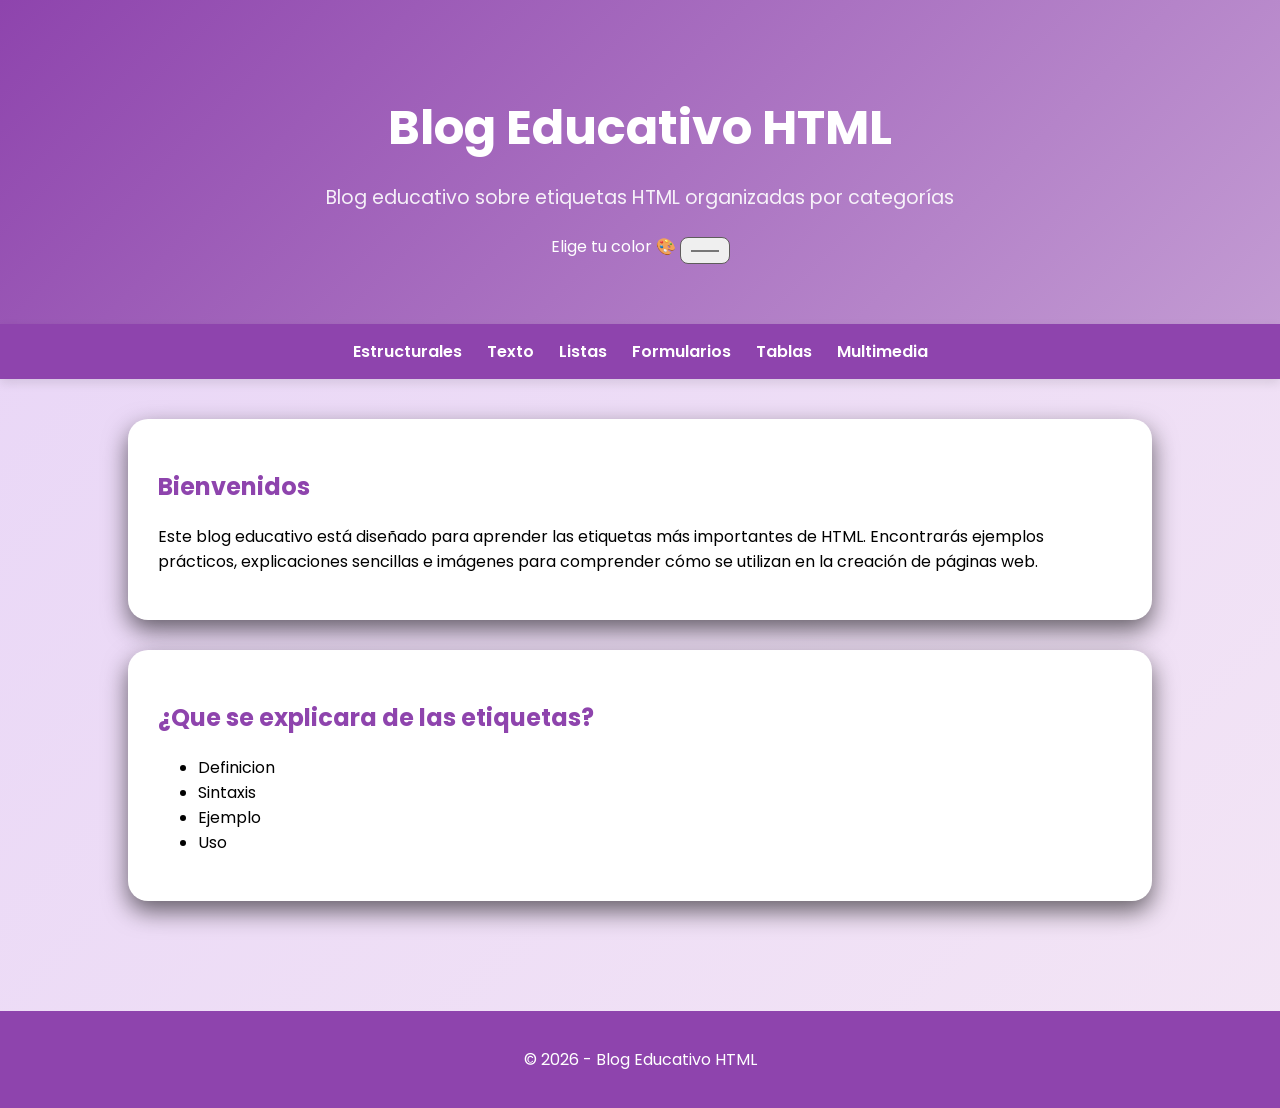
<file: index.html>
<!DOCTYPE html>
<html lang="es">
<head>
    <meta charset="UTF-8">
    <title>Blog Educativo HTML</title>
    <link rel="stylesheet" href="css/styles.css">
</head>
<body>

<header class="hero">
    <h1>Blog Educativo HTML</HTML></h1>
    <p>Blog educativo sobre etiquetas HTML organizadas por categorías</p>

    <!-- Selector de color -->
    <div class="color-picker">
    <label>Elige tu color 🎨</label>
    <input type="color" id="colorSelector">
</div>
</header>

<nav>
    <ul>
        <li><a href="pages/estructurales.html">Estructurales</a></li>
        <li><a href="pages/texto.html">Texto</a></li>
        <li><a href="pages/listas.html">Listas</a></li>
        <li><a href="pages/formularios.html">Formularios</a></li>
        <li><a href="pages/tablas.html">Tablas</a></li>
        <li><a href="pages/multimedia.html">Multimedia</a></li>
    </ul>
</nav>

<main>
    <section class="card">
        <h2>Bienvenidos</h2>
        <p>
            Este blog educativo está diseñado para aprender las etiquetas más importantes de HTML.
           Encontrarás ejemplos prácticos, explicaciones sencillas e imágenes para comprender cómo se utilizan en la creación de páginas web.
        </p>
    </section>

       <section class="card">
        <h2>¿Que se explicara de las etiquetas?</h2>
        <ul> 
            <li>Definicion</li>
            <li>Sintaxis</li>
            <li>Ejemplo</li>
            <li>Uso</li>
        </ul>
        </p>
    </section>
</main>

<footer>
    <p>© 2026 - Blog Educativo HTML</p>
</footer>

<!-- SCRIPT PARA GUARDAR COLOR -->
<script>
const colorInput = document.getElementById("colorSelector");

// Cargar color guardado
const savedColor = localStorage.getItem("mainColor");
if (savedColor) {
    document.documentElement.style.setProperty('--main-color', savedColor);
    if(colorInput) colorInput.value = savedColor;
}

// Cambiar color
if (colorInput) {
    colorInput.addEventListener("input", function() {
        document.documentElement.style.setProperty('--main-color', this.value);
        localStorage.setItem("mainColor", this.value);
    });
}
</script>
</script>

</body>
</html>
</file>
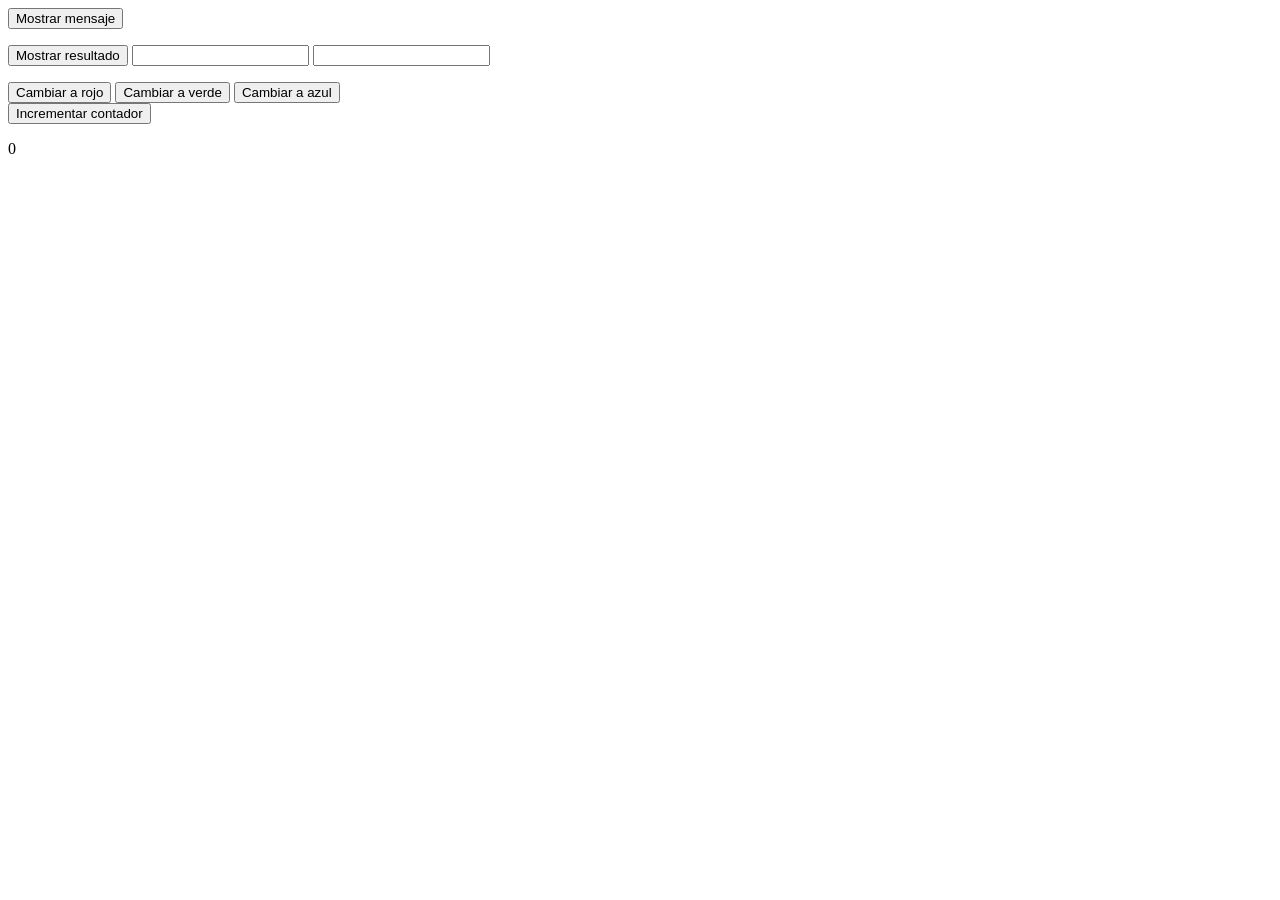
<file: Ejercicios HTML/Nivel - 1/index.html>
<!DOCTYPE html>
<html>
<head>
<title>Document</title>
</head>

<body>

<section>
<button id="boton">Mostrar mensaje</button>
<p id="mensaje"></p>
</section>

<section>
<button id="boton2">Mostrar resultado</button>
<input id="numero1" type="number">
<input id="numero2" type="number">
<p id="resultado"></p>
</section>

<section>
<button id="botonrojo">Cambiar a rojo</button>
<button id="botonverde">Cambiar a verde</button>
<button id="botonazul">Cambiar a azul</button>
</section>

<section>
     <button id="botonContador">Incrementar contador</button>
     <p id="contador">0</p>
    </section>

<section>


</section>

<script src="ejercicio1.js"></script>
<script src="ejercicio2.js"></script>
<script src="ejercicio3.js"></script>
<script src="ejercicio4.js"></script>
<script src="ejercicio5.js"></script>
<script>src="ejercicio6.js"</script>

</body>
</html>
</file>
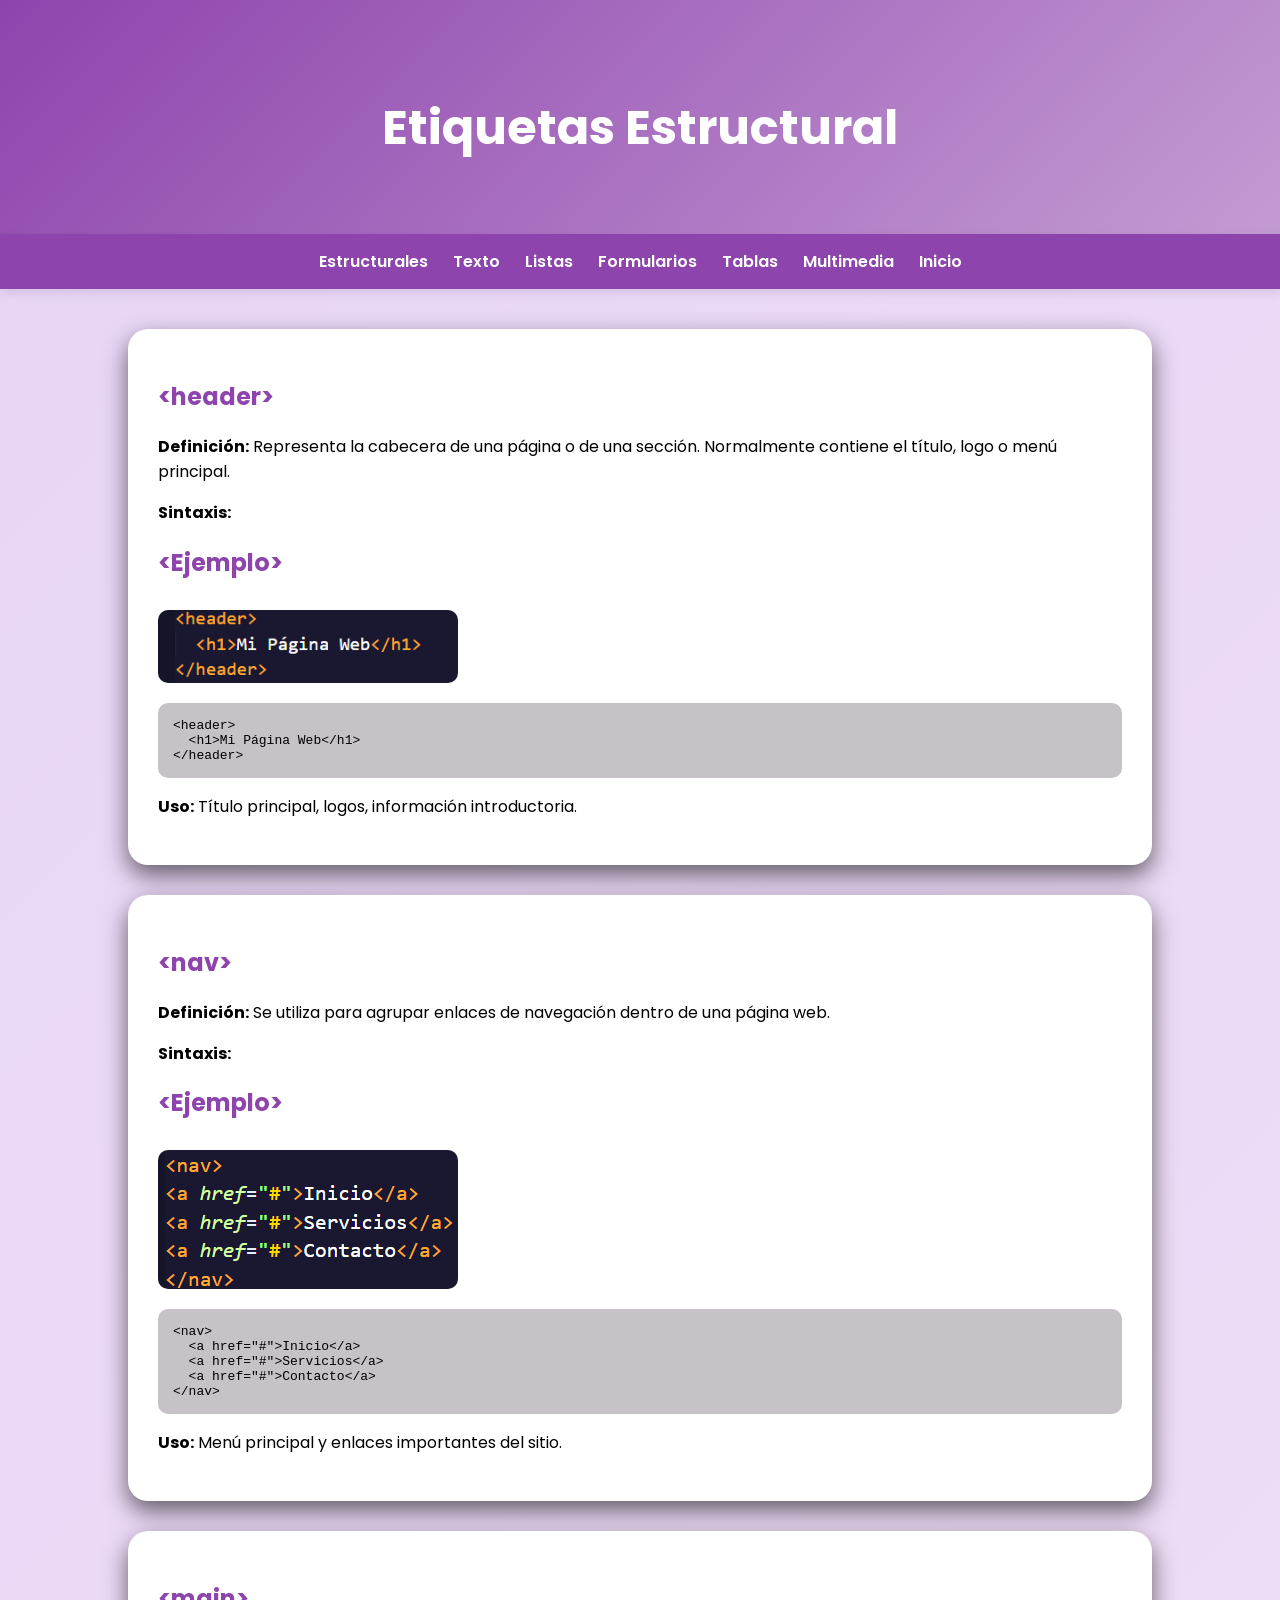
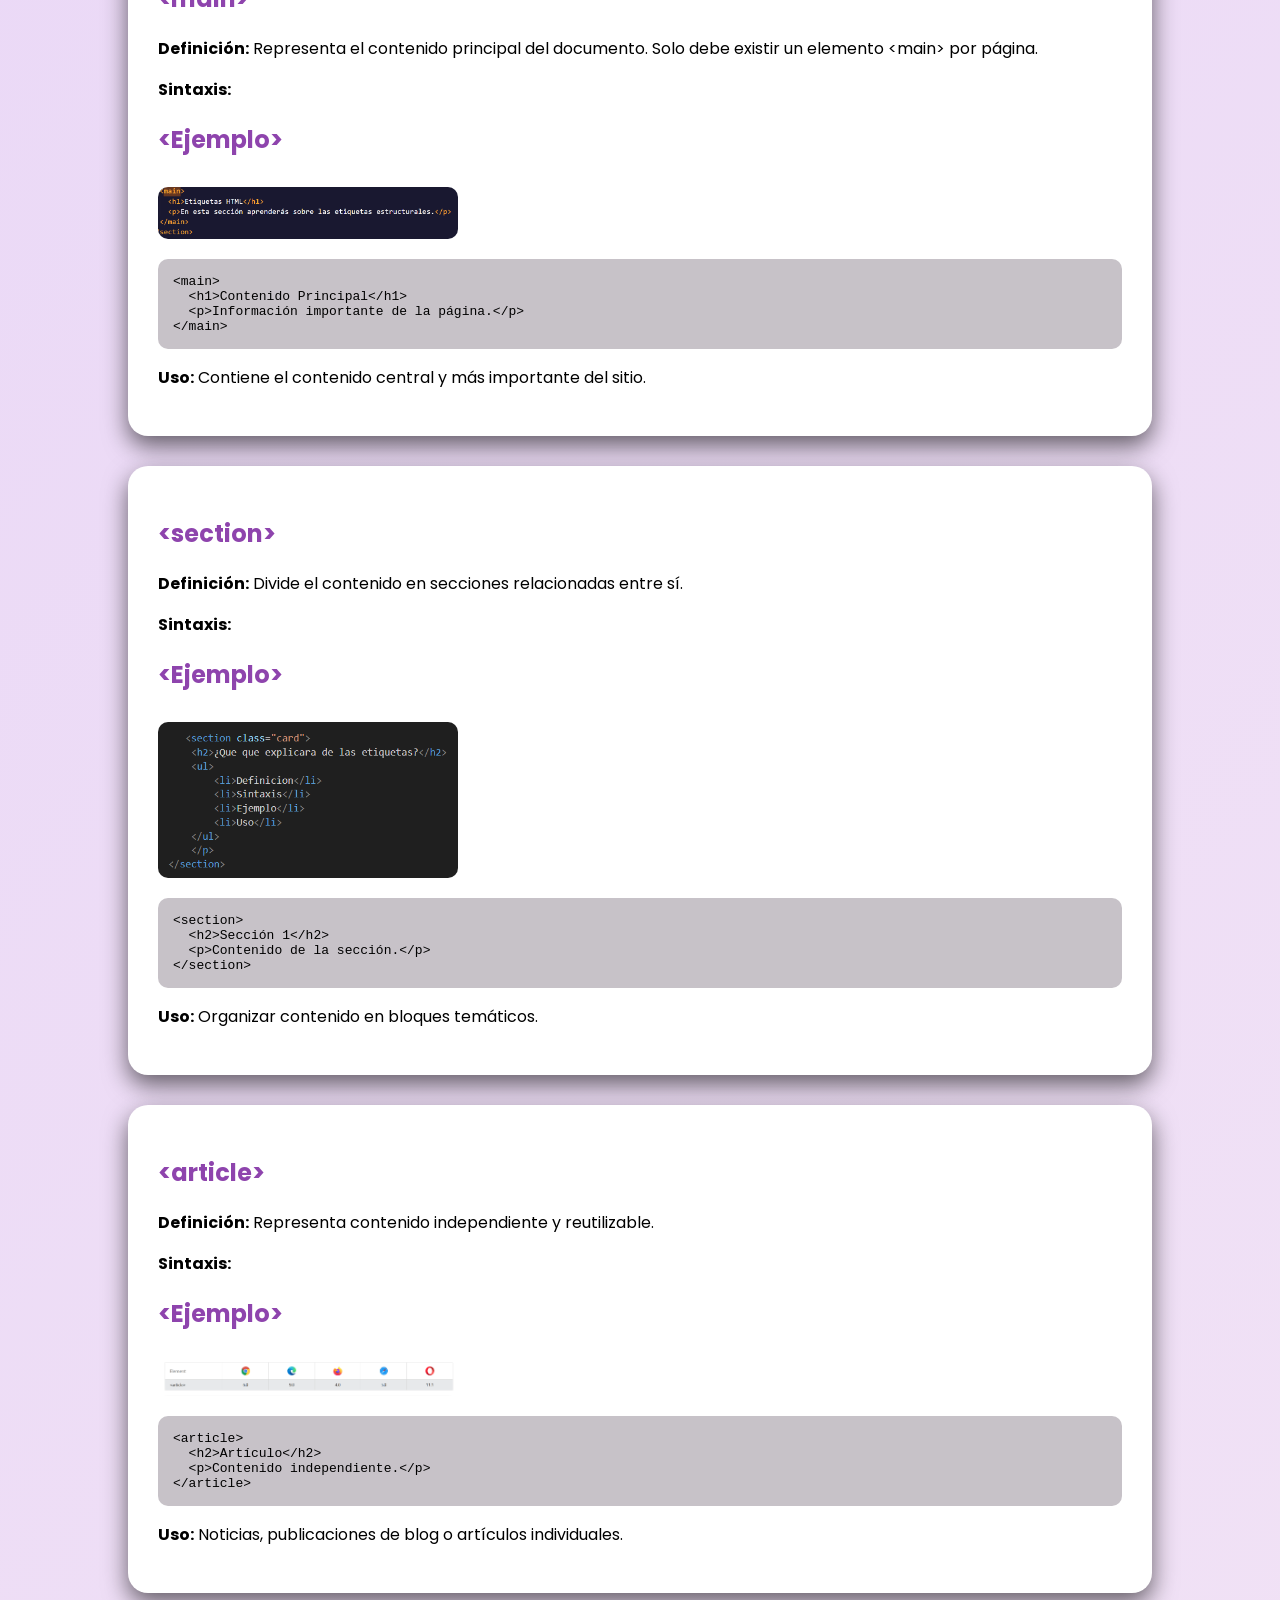
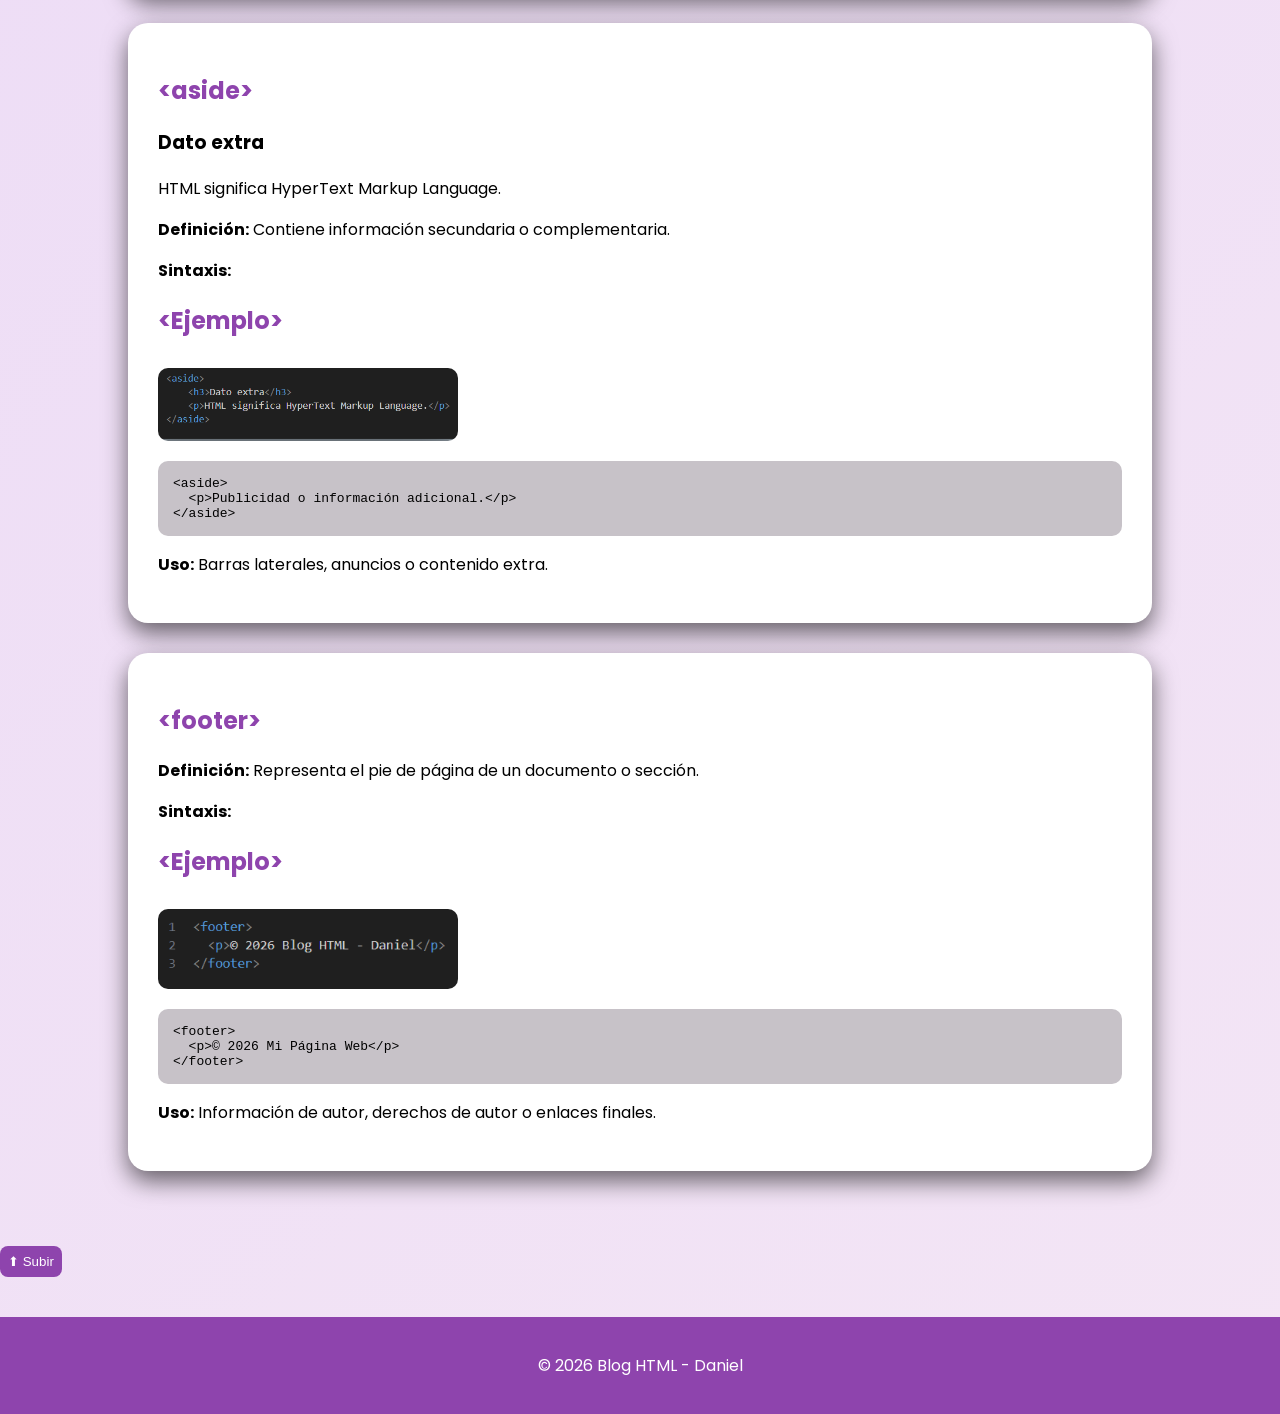
<file: pages/estructurales.html>
<!DOCTYPE html>
<html lang="es">

<head>
  <meta charset="UTF-8">
  <title>Estructurales</title>
  <link rel="stylesheet" href="../css/styles.css">
</head>

<body>

<header class="hero">
<h1>Etiquetas Estructural</h1>
</header>

<nav>
    <ul>
        <li><a href="estructurales.html">Estructurales</a></li>
        <li><a href="texto.html">Texto</a></li>
        <li><a href="listas.html">Listas</a></li>
        <li><a href="formularios.html">Formularios</a></li>
        <li><a href="tablas.html">Tablas</a></li>
        <li><a href="multimedia.html">Multimedia</a></li>
        <li><a href="../index.html">Inicio</a></li>
    </ul>
</nav>

  <main>

    <!-- HEADER -->
    <section class="card">
      <h2>&lt;header&gt;</h2>
      <p><strong>Definición:</strong> Representa la cabecera de una página o de una sección.
        Normalmente contiene el título, logo o menú principal.</p>
      <p><strong>Sintaxis:</strong></p>
      <h2>&lt;Ejemplo&gt;</h2>
      <img src="../img/header.png" width="">
      <pre>
&lt;header&gt;
  &lt;h1&gt;Mi Página Web&lt;/h1&gt;
&lt;/header&gt;
</pre>
      <p><strong>Uso:</strong> Título principal, logos, información introductoria.</p>
    </section>

    <!-- NAV -->
    <section class="card">
      <h2>&lt;nav&gt;</h2>
      <p><strong>Definición:</strong> Se utiliza para agrupar enlaces de navegación dentro de una página web.</p>
      <p><strong>Sintaxis:</strong></p>
      <h2>&lt;Ejemplo&gt;</h2>
      <img src="../img/mav.png" width="">
      <pre>
&lt;nav&gt;
  &lt;a href="#"&gt;Inicio&lt;/a&gt;
  &lt;a href="#"&gt;Servicios&lt;/a&gt;
  &lt;a href="#"&gt;Contacto&lt;/a&gt;
&lt;/nav&gt;
</pre>
      <p><strong>Uso:</strong> Menú principal y enlaces importantes del sitio.</p>
    </section>

    <!-- MAIN -->
    <section class="card">
      <h2>&lt;main&gt;</h2>
      <p><strong>Definición:</strong> Representa el contenido principal del documento.
        Solo debe existir un elemento &lt;main&gt; por página.</p>
      <p><strong>Sintaxis:</strong></p>
      <h2>&lt;Ejemplo&gt;</h2>
      <img src="../img/main.png" width="">
      <pre>
&lt;main&gt;
  &lt;h1&gt;Contenido Principal&lt;/h1&gt;
  &lt;p&gt;Información importante de la página.&lt;/p&gt;
&lt;/main&gt;
</pre>
      <p><strong>Uso:</strong> Contiene el contenido central y más importante del sitio.</p>
    </section>

    <!-- SECTION -->
    <section class="card">
      <h2>&lt;section&gt;</h2>
      <p><strong>Definición:</strong> Divide el contenido en secciones relacionadas entre sí.</p>
      <p><strong>Sintaxis:</strong></p>
      <h2>&lt;Ejemplo&gt;</h2>
      <img src="../img/section.png" width="">
      <pre>
&lt;section&gt;
  &lt;h2&gt;Sección 1&lt;/h2&gt;
  &lt;p&gt;Contenido de la sección.&lt;/p&gt;
&lt;/section&gt;
</pre>
      <p><strong>Uso:</strong> Organizar contenido en bloques temáticos.</p>
    </section>

    <!-- ARTICLE -->
    <section class="card">
      <h2>&lt;article&gt;</h2>
      <p><strong>Definición:</strong> Representa contenido independiente y reutilizable.</p>
      <p><strong>Sintaxis:</strong></p>
      <h2>&lt;Ejemplo&gt;</h2>
      <img src="../img/article.png" width="2222">
      <pre>
&lt;article&gt;
  &lt;h2&gt;Artículo&lt;/h2&gt;
  &lt;p&gt;Contenido independiente.&lt;/p&gt;
&lt;/article&gt;
</pre>
      <p><strong>Uso:</strong> Noticias, publicaciones de blog o artículos individuales.</p>
    </section>

    <!-- ASIDE -->
    <section class="card">
      <h2>&lt;aside&gt;</h2>
<aside>
    <h3>Dato extra</h3>
    <p>HTML significa HyperText Markup Language.</p>
</aside>
      <p><strong>Definición:</strong> Contiene información secundaria o complementaria.</p>
      <p><strong>Sintaxis:</strong></p>
      <h2>&lt;Ejemplo&gt;</h2>
      <img src="../img/aside.png" width="200">
      <pre>
&lt;aside&gt;
  &lt;p&gt;Publicidad o información adicional.&lt;/p&gt;
&lt;/aside&gt;
</pre>
      <p><strong>Uso:</strong> Barras laterales, anuncios o contenido extra.</p>
    </section>

    <!-- FOOTER -->
    <section class="card">
      <h2>&lt;footer&gt;</h2>
      <p><strong>Definición:</strong> Representa el pie de página de un documento o sección.</p>
      <p><strong>Sintaxis:</strong></p>
      <h2>&lt;Ejemplo&gt;</h2>
      <img src="../img/footer.png" width="200">
      <pre>
&lt;footer&gt;
  &lt;p&gt;© 2026 Mi Página Web&lt;/p&gt;
&lt;/footer&gt;
</pre>
      <p><strong>Uso:</strong> Información de autor, derechos de autor o enlaces finales.</p>
    </section>
    

  </main>

  <button onclick="subirArriba()" id="btnArriba">⬆ Subir</button>
<script>
function subirArriba(){
  window.scrollTo({
    top: 0,
    behavior: "smooth"
  });
}
</script>

  <footer>
    <p>© 2026 Blog HTML - Daniel</p>
  </footer>

  <script>
const savedColor = localStorage.getItem("mainColor");

if (savedColor) {
    document.documentElement.style.setProperty('--main-color', savedColor);
}
</script>

</body>

</html>
</file>
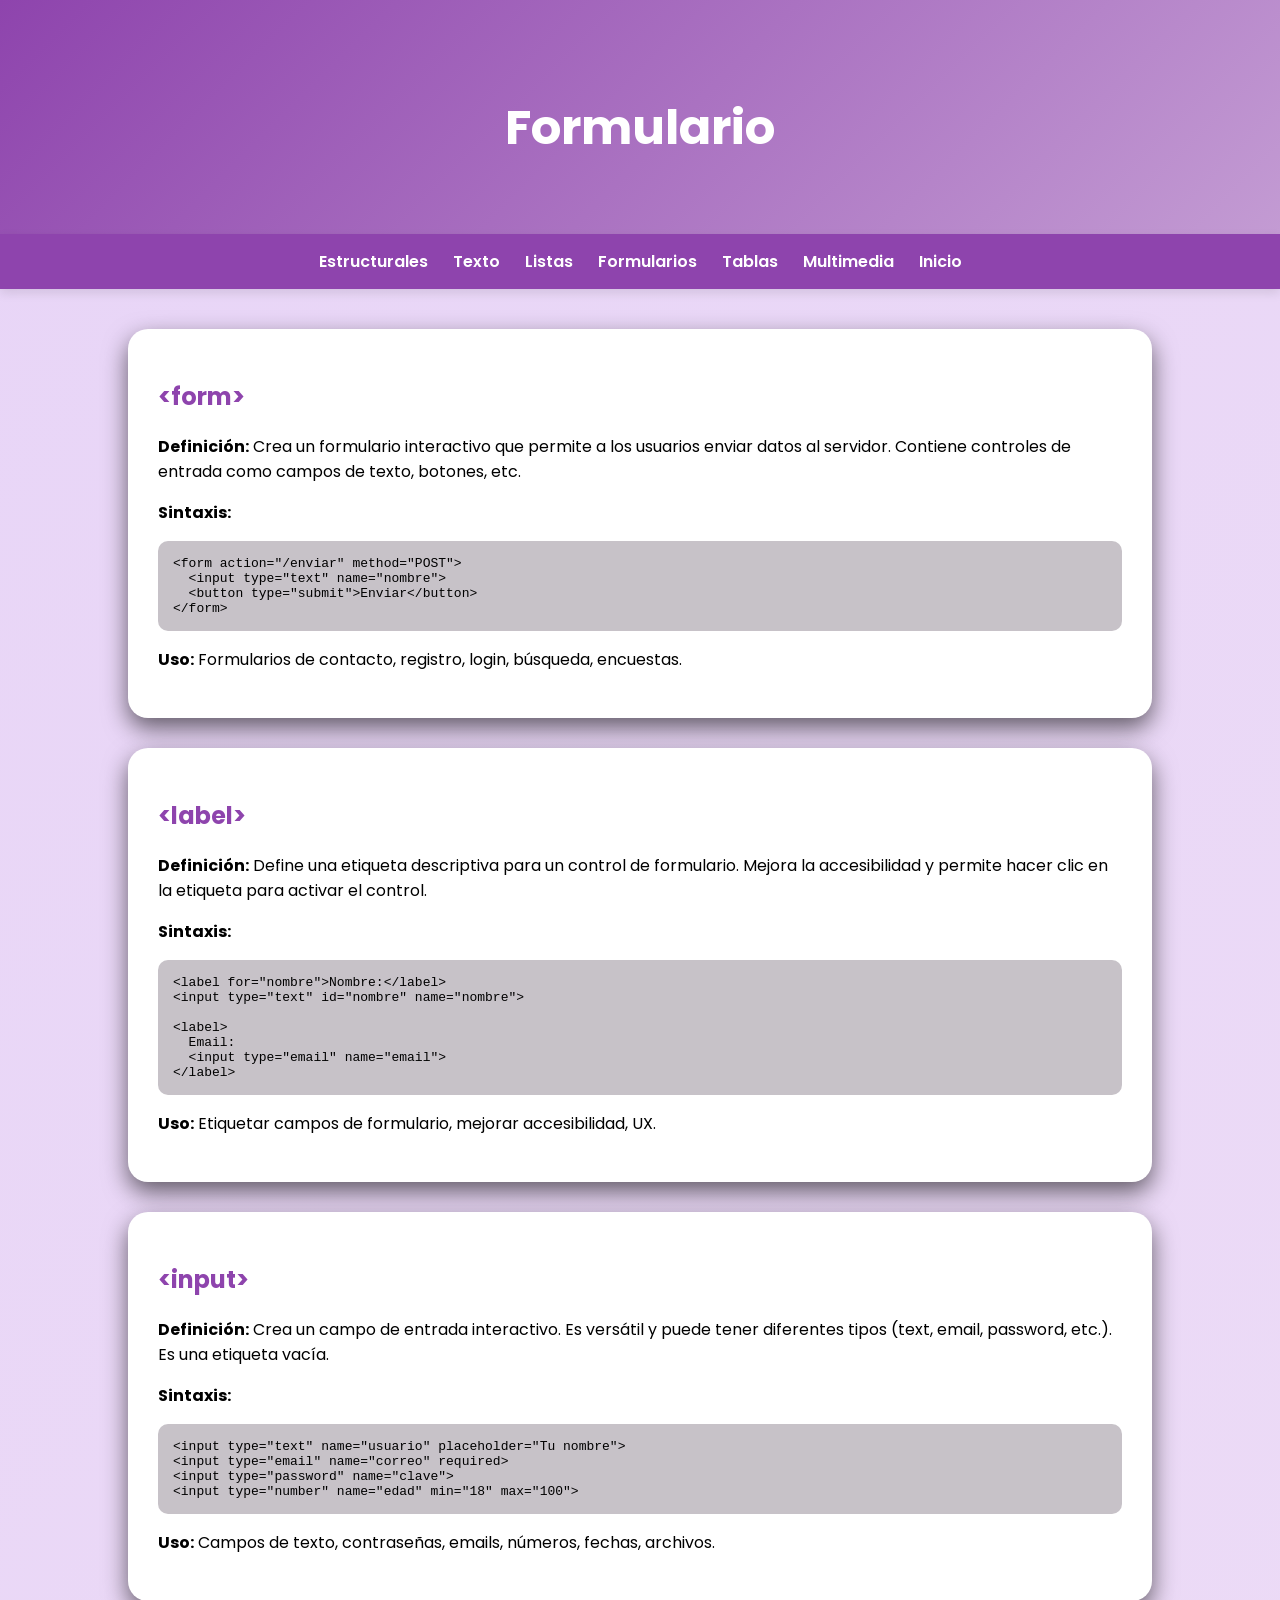
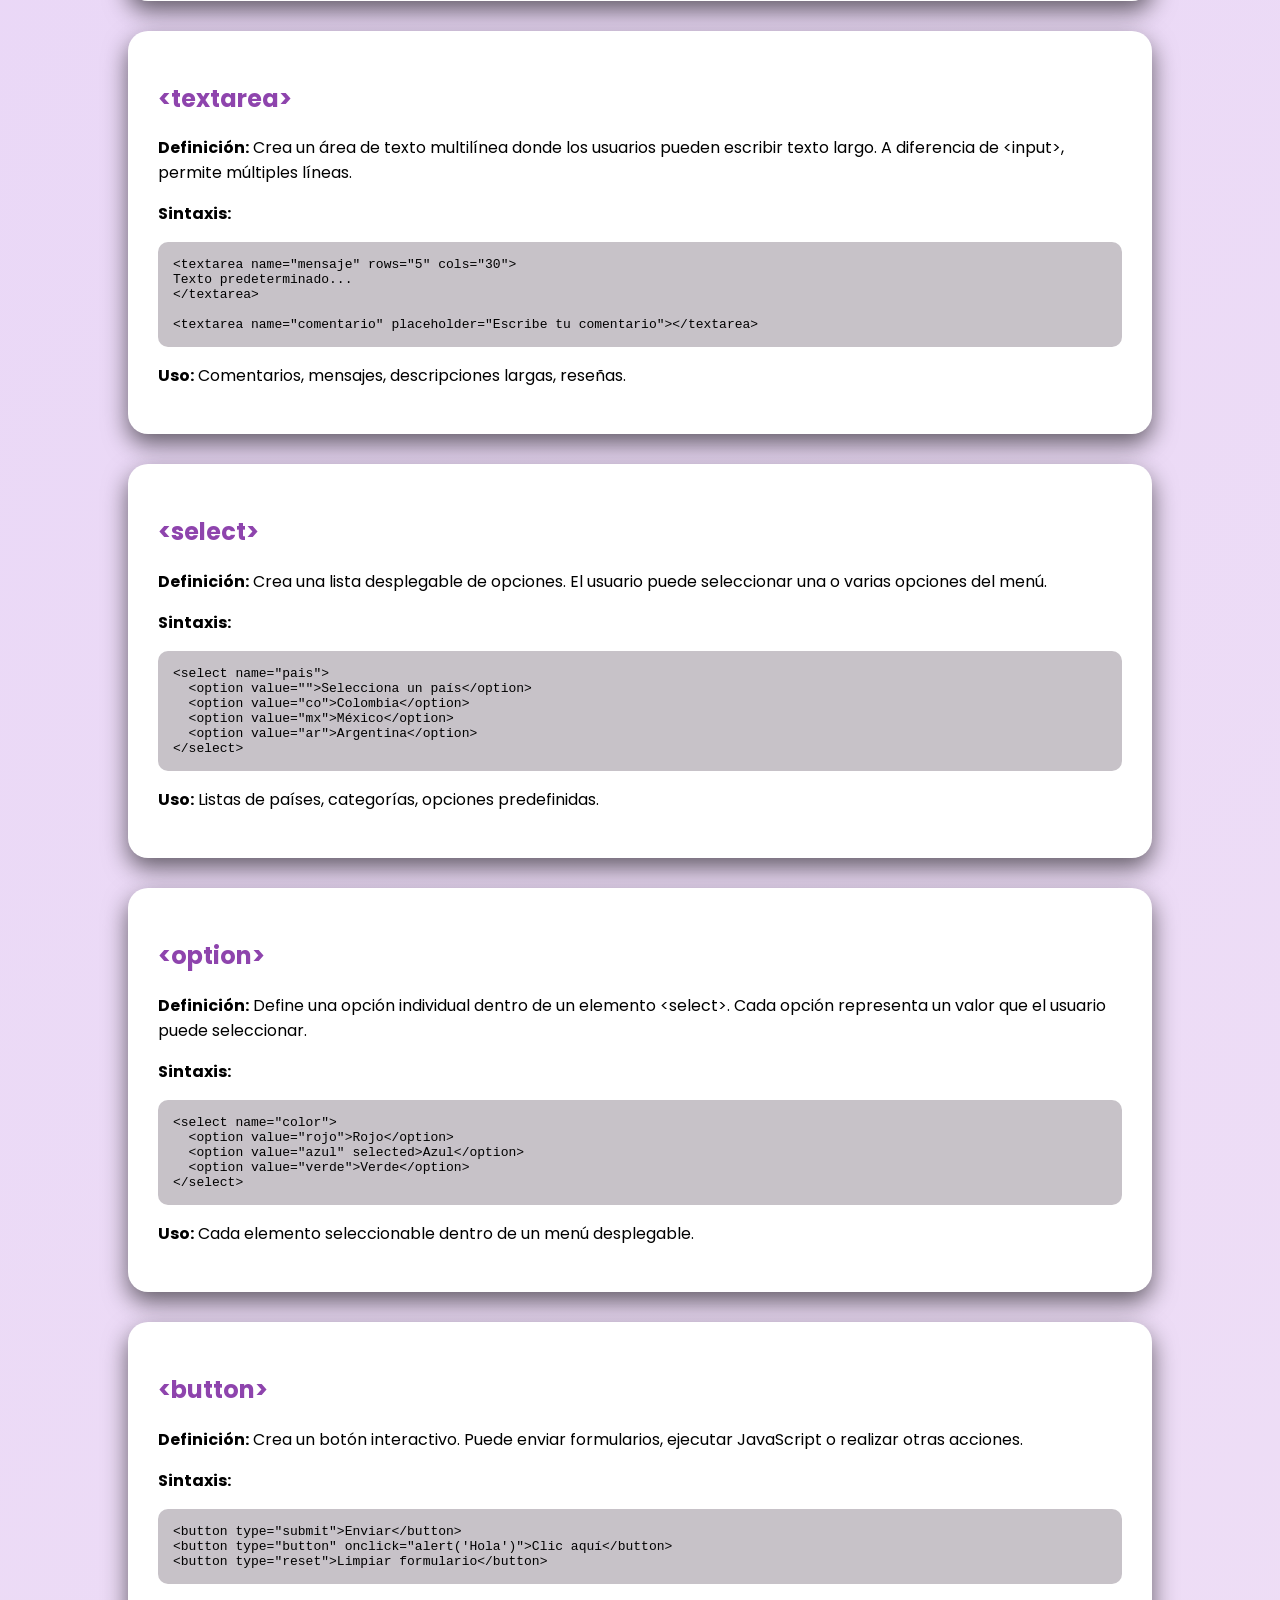
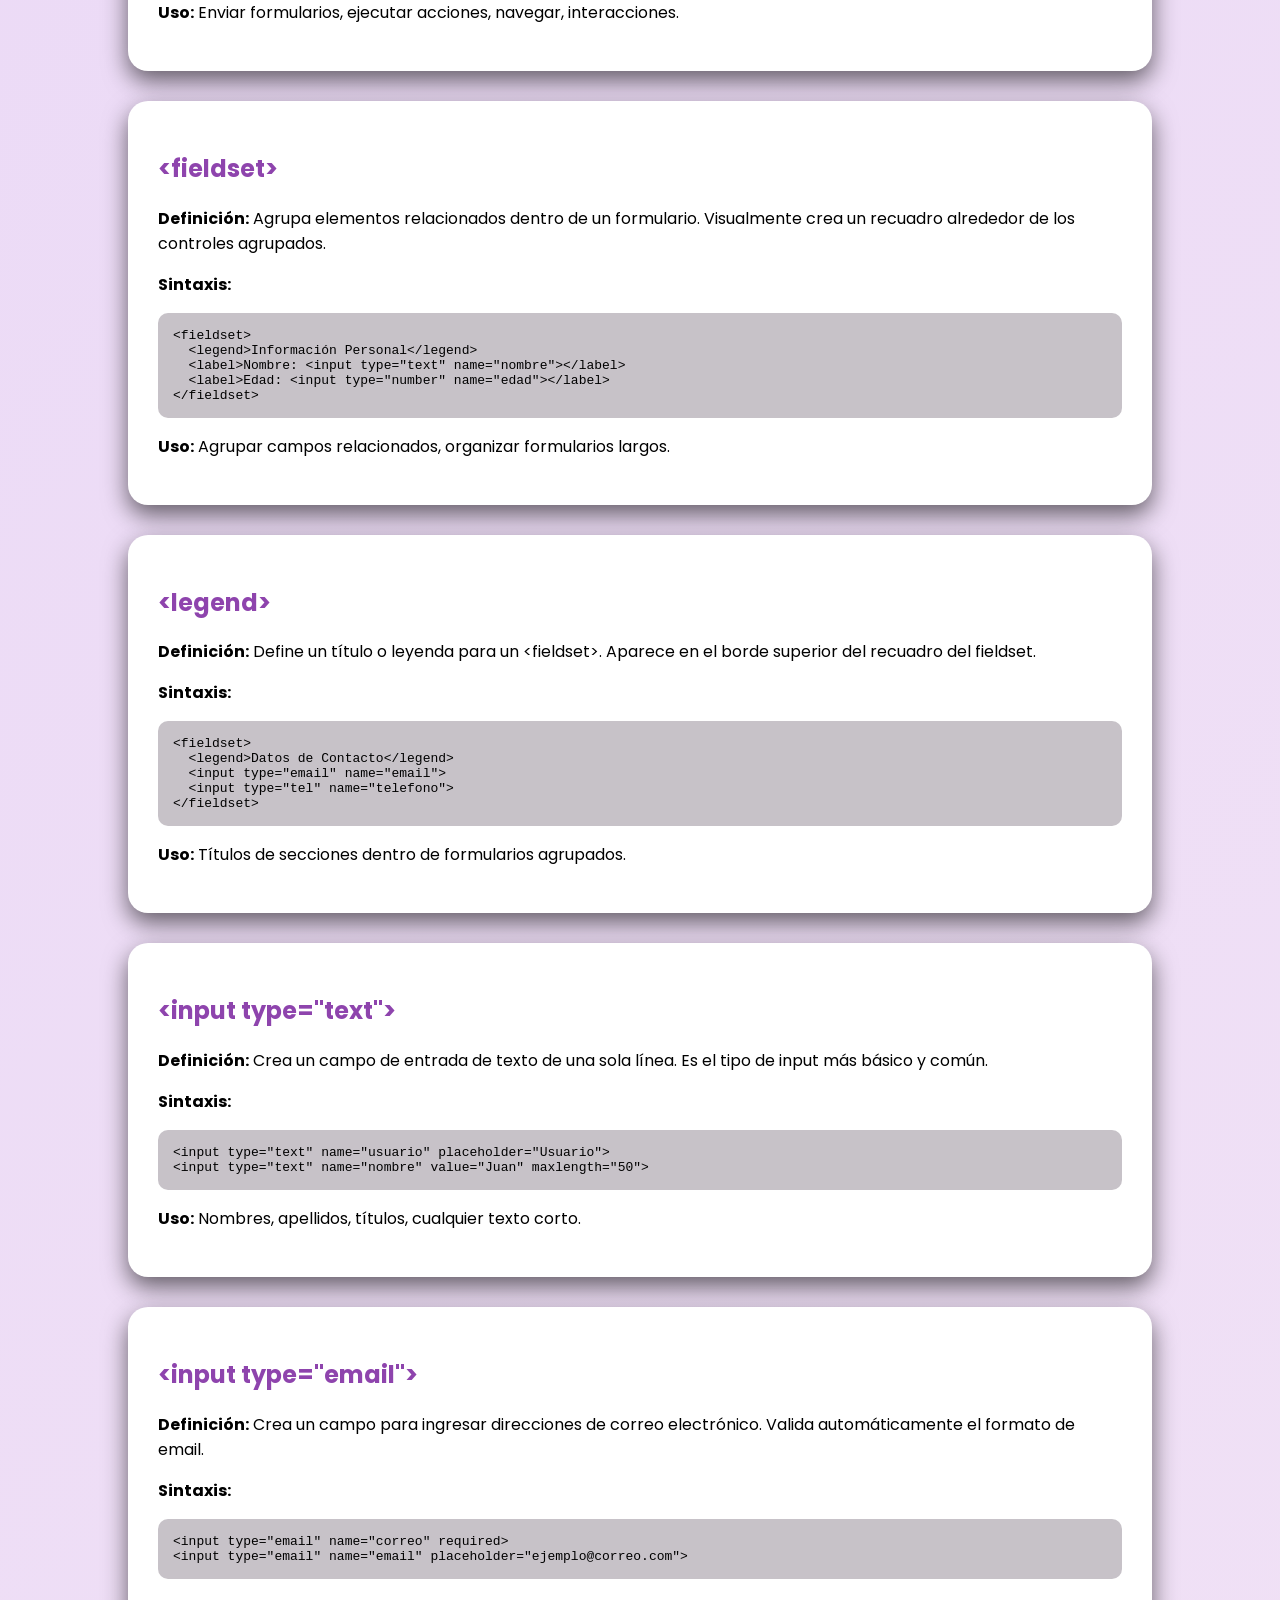
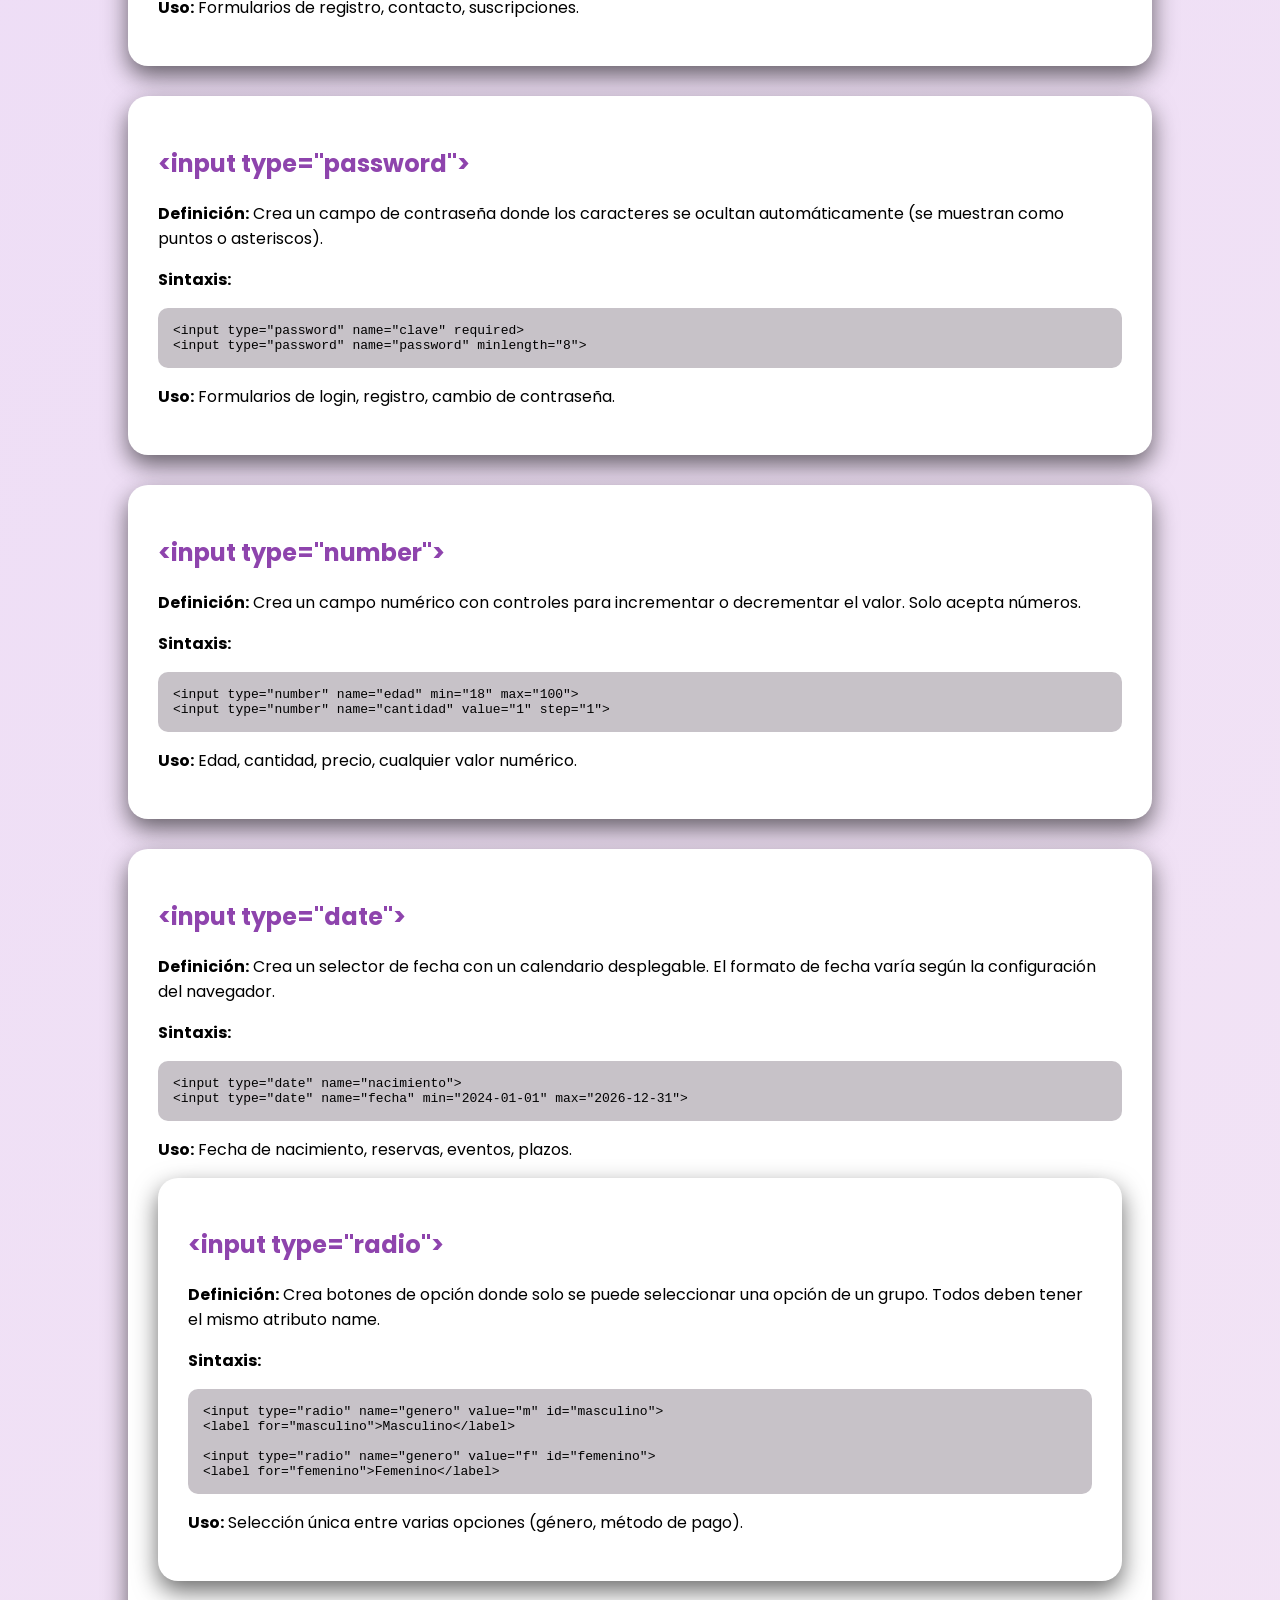
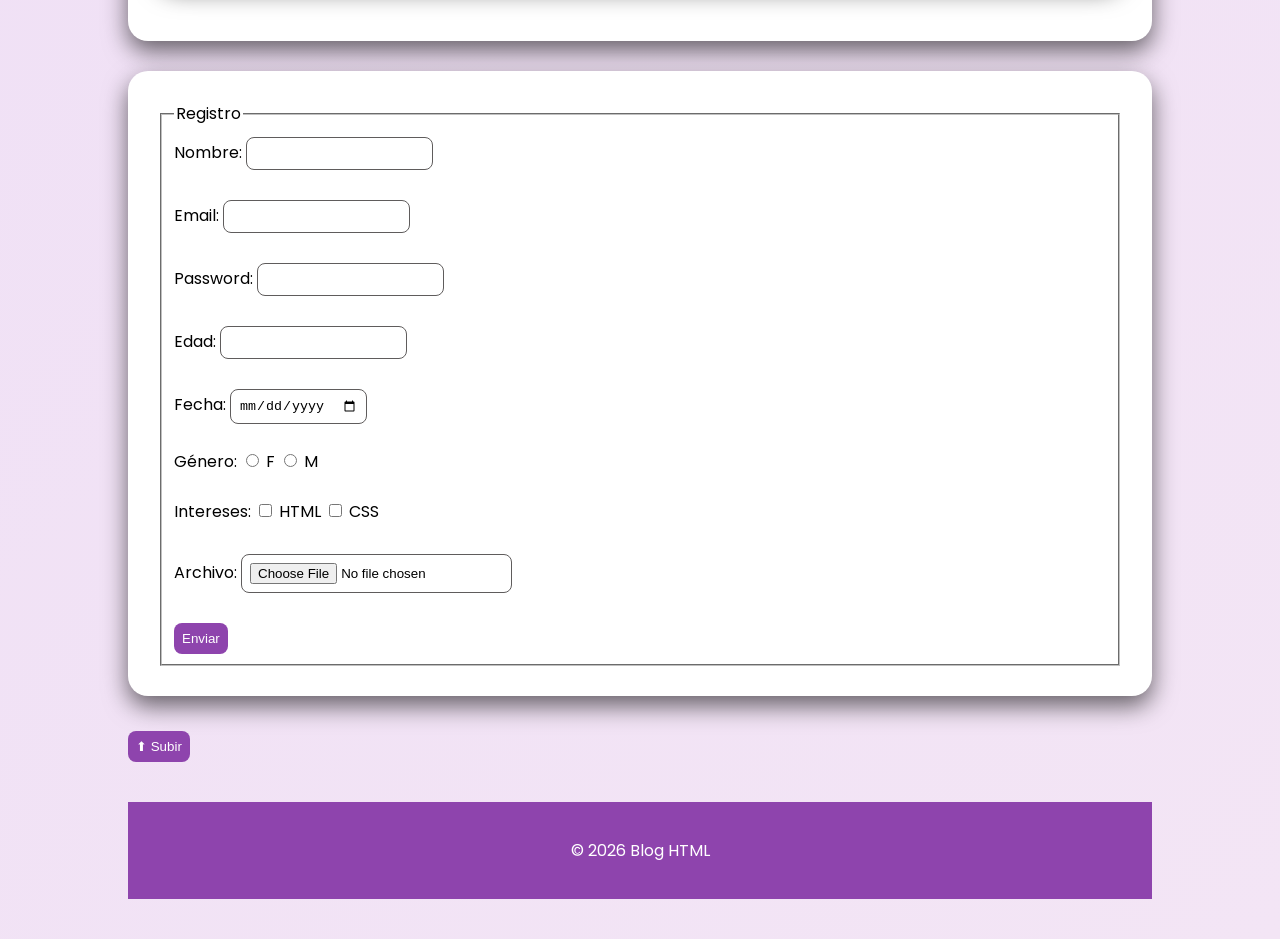
<file: pages/formularios.html>
<!DOCTYPE html>
<html lang="es">
<head>
<meta charset="UTF-8">
<title>Formularios</title>
<link rel="stylesheet" href="../css/styles.css">
</head>
<body>

<header class="hero"><h1>Formulario</h1></header>

<nav>
    <ul>
        <li><a href="estructurales.html">Estructurales</a></li>
        <li><a href="texto.html">Texto</a></li>
        <li><a href="listas.html">Listas</a></li>
        <li><a href="formularios.html">Formularios</a></li>
        <li><a href="tablas.html">Tablas</a></li>
        <li><a href="multimedia.html">Multimedia</a></li>
        <li><a href="../index.html">Inicio</a></li>
    </ul>
</nav>

<main>

<!-- FORM -->
<section class="card">
<h2>&lt;form&gt;</h2>
<p><strong>Definición:</strong> Crea un formulario interactivo que permite a los usuarios 
enviar datos al servidor. Contiene controles de entrada como campos de texto, botones, etc.</p>
<p><strong>Sintaxis:</strong></p>
<pre>
&lt;form action="/enviar" method="POST"&gt;
  &lt;input type="text" name="nombre"&gt;
  &lt;button type="submit"&gt;Enviar&lt;/button&gt;
&lt;/form&gt;
</pre>
<p><strong>Uso:</strong> Formularios de contacto, registro, login, búsqueda, encuestas.</p>
</section>

<!-- LABEL -->
<section class="card">
<h2>&lt;label&gt;</h2>
<p><strong>Definición:</strong> Define una etiqueta descriptiva para un control de formulario. 
Mejora la accesibilidad y permite hacer clic en la etiqueta para activar el control.</p>
<p><strong>Sintaxis:</strong></p>
<pre>
&lt;label for="nombre"&gt;Nombre:&lt;/label&gt;
&lt;input type="text" id="nombre" name="nombre"&gt;

&lt;label&gt;
  Email:
  &lt;input type="email" name="email"&gt;
&lt;/label&gt;
</pre>
<p><strong>Uso:</strong> Etiquetar campos de formulario, mejorar accesibilidad, UX.</p>
</section>

<!-- INPUT -->
<section class="card">
<h2>&lt;input&gt;</h2>
<p><strong>Definición:</strong> Crea un campo de entrada interactivo. Es versátil y puede 
tener diferentes tipos (text, email, password, etc.). Es una etiqueta vacía.</p>
<p><strong>Sintaxis:</strong></p>
<pre>
&lt;input type="text" name="usuario" placeholder="Tu nombre"&gt;
&lt;input type="email" name="correo" required&gt;
&lt;input type="password" name="clave"&gt;
&lt;input type="number" name="edad" min="18" max="100"&gt;
</pre>
<p><strong>Uso:</strong> Campos de texto, contraseñas, emails, números, fechas, archivos.</p>
</section>

<!-- TEXTAREA -->
<section class="card">
<h2>&lt;textarea&gt;</h2>
<p><strong>Definición:</strong> Crea un área de texto multilínea donde los usuarios 
pueden escribir texto largo. A diferencia de &lt;input&gt;, permite múltiples líneas.</p>
<p><strong>Sintaxis:</strong></p>
<pre>
&lt;textarea name="mensaje" rows="5" cols="30"&gt;
Texto predeterminado...
&lt;/textarea&gt;

&lt;textarea name="comentario" placeholder="Escribe tu comentario"&gt;&lt;/textarea&gt;
</pre>
<p><strong>Uso:</strong> Comentarios, mensajes, descripciones largas, reseñas.</p>
</section>

<!-- SELECT -->
<section class="card">
<h2>&lt;select&gt;</h2>
<p><strong>Definición:</strong> Crea una lista desplegable de opciones. 
El usuario puede seleccionar una o varias opciones del menú.</p>
<p><strong>Sintaxis:</strong></p>
<pre>
&lt;select name="pais"&gt;
  &lt;option value=""&gt;Selecciona un país&lt;/option&gt;
  &lt;option value="co"&gt;Colombia&lt;/option&gt;
  &lt;option value="mx"&gt;México&lt;/option&gt;
  &lt;option value="ar"&gt;Argentina&lt;/option&gt;
&lt;/select&gt;
</pre>
<p><strong>Uso:</strong> Listas de países, categorías, opciones predefinidas.</p>
</section>

<!-- OPTION -->
<section class="card">
<h2>&lt;option&gt;</h2>
<p><strong>Definición:</strong> Define una opción individual dentro de un elemento &lt;select&gt;. 
Cada opción representa un valor que el usuario puede seleccionar.</p>
<p><strong>Sintaxis:</strong></p>
<pre>
&lt;select name="color"&gt;
  &lt;option value="rojo"&gt;Rojo&lt;/option&gt;
  &lt;option value="azul" selected&gt;Azul&lt;/option&gt;
  &lt;option value="verde"&gt;Verde&lt;/option&gt;
&lt;/select&gt;
</pre>
<p><strong>Uso:</strong> Cada elemento seleccionable dentro de un menú desplegable.</p>
</section>

<!-- BUTTON -->
<section class="card">
<h2>&lt;button&gt;</h2>
<p><strong>Definición:</strong> Crea un botón interactivo. Puede enviar formularios, 
ejecutar JavaScript o realizar otras acciones.</p>
<p><strong>Sintaxis:</strong></p>
<pre>
&lt;button type="submit"&gt;Enviar&lt;/button&gt;
&lt;button type="button" onclick="alert('Hola')"&gt;Clic aquí&lt;/button&gt;
&lt;button type="reset"&gt;Limpiar formulario&lt;/button&gt;
</pre>
<p><strong>Uso:</strong> Enviar formularios, ejecutar acciones, navegar, interacciones.</p>
</section>

<!-- FIELDSET -->
<section class="card">
<h2>&lt;fieldset&gt;</h2>
<p><strong>Definición:</strong> Agrupa elementos relacionados dentro de un formulario. 
Visualmente crea un recuadro alrededor de los controles agrupados.</p>
<p><strong>Sintaxis:</strong></p>
<pre>
&lt;fieldset&gt;
  &lt;legend&gt;Información Personal&lt;/legend&gt;
  &lt;label&gt;Nombre: &lt;input type="text" name="nombre"&gt;&lt;/label&gt;
  &lt;label&gt;Edad: &lt;input type="number" name="edad"&gt;&lt;/label&gt;
&lt;/fieldset&gt;
</pre>
<p><strong>Uso:</strong> Agrupar campos relacionados, organizar formularios largos.</p>
</section>

<!-- LEGEND -->
<section class="card">
<h2>&lt;legend&gt;</h2>
<p><strong>Definición:</strong> Define un título o leyenda para un &lt;fieldset&gt;. 
Aparece en el borde superior del recuadro del fieldset.</p>
<p><strong>Sintaxis:</strong></p>
<pre>
&lt;fieldset&gt;
  &lt;legend&gt;Datos de Contacto&lt;/legend&gt;
  &lt;input type="email" name="email"&gt;
  &lt;input type="tel" name="telefono"&gt;
&lt;/fieldset&gt;
</pre>
<p><strong>Uso:</strong> Títulos de secciones dentro de formularios agrupados.</p>
</section>

<!-- INPUT TYPE: TEXT -->
<section class="card">
<h2>&lt;input type="text"&gt;</h2>
<p><strong>Definición:</strong> Crea un campo de entrada de texto de una sola línea. 
Es el tipo de input más básico y común.</p>
<p><strong>Sintaxis:</strong></p>
<pre>
&lt;input type="text" name="usuario" placeholder="Usuario"&gt;
&lt;input type="text" name="nombre" value="Juan" maxlength="50"&gt;
</pre>
<p><strong>Uso:</strong> Nombres, apellidos, títulos, cualquier texto corto.</p>
</section>

<!-- INPUT TYPE: EMAIL -->
<section class="card">
<h2>&lt;input type="email"&gt;</h2>
<p><strong>Definición:</strong> Crea un campo para ingresar direcciones de correo electrónico. 
Valida automáticamente el formato de email.</p>
<p><strong>Sintaxis:</strong></p>
<pre>
&lt;input type="email" name="correo" required&gt;
&lt;input type="email" name="email" placeholder="ejemplo@correo.com"&gt;
</pre>
<p><strong>Uso:</strong> Formularios de registro, contacto, suscripciones.</p>
</section>

<!-- INPUT TYPE: PASSWORD -->
<section class="card">
<h2>&lt;input type="password"&gt;</h2>
<p><strong>Definición:</strong> Crea un campo de contraseña donde los caracteres 
se ocultan automáticamente (se muestran como puntos o asteriscos).</p>
<p><strong>Sintaxis:</strong></p>
<pre>
&lt;input type="password" name="clave" required&gt;
&lt;input type="password" name="password" minlength="8"&gt;
</pre>
<p><strong>Uso:</strong> Formularios de login, registro, cambio de contraseña.</p>
</section>

<!-- INPUT TYPE: NUMBER -->
<section class="card">
<h2>&lt;input type="number"&gt;</h2>
<p><strong>Definición:</strong> Crea un campo numérico con controles para incrementar 
o decrementar el valor. Solo acepta números.</p>
<p><strong>Sintaxis:</strong></p>
<pre>
&lt;input type="number" name="edad" min="18" max="100"&gt;
&lt;input type="number" name="cantidad" value="1" step="1"&gt;
</pre>
<p><strong>Uso:</strong> Edad, cantidad, precio, cualquier valor numérico.</p>
</section>

<!-- INPUT TYPE: DATE -->
<section class="card">
<h2>&lt;input type="date"&gt;</h2>
<p><strong>Definición:</strong> Crea un selector de fecha con un calendario desplegable. 
El formato de fecha varía según la configuración del navegador.</p>
<p><strong>Sintaxis:</strong></p>
<pre>
&lt;input type="date" name="nacimiento"&gt;
&lt;input type="date" name="fecha" min="2024-01-01" max="2026-12-31"&gt;
</pre>
<p><strong>Uso:</strong> Fecha de nacimiento, reservas, eventos, plazos.</p>

<!-- INPUT TYPE: RADIO -->
<section class="card">
<h2>&lt;input type="radio"&gt;</h2>
<p><strong>Definición:</strong> Crea botones de opción donde solo se puede seleccionar 
una opción de un grupo. Todos deben tener el mismo atributo name.</p>
<p><strong>Sintaxis:</strong></p>
<pre>
&lt;input type="radio" name="genero" value="m" id="masculino"&gt;
&lt;label for="masculino"&gt;Masculino&lt;/label&gt;

&lt;input type="radio" name="genero" value="f" id="femenino"&gt;
&lt;label for="femenino"&gt;Femenino&lt;/label&gt;
</pre>
<p><strong>Uso:</strong> Selección única entre varias opciones (género, método de pago).</p>
</section>

</section>

<section class="card">
<form>
<fieldset>
<legend>Registro</legend>

<label>Nombre:</label>
<input type="text"><br><br>

<label>Email:</label>
<input type="email"><br><br>

<label>Password:</label>
<input type="password"><br><br>

<label>Edad:</label>
<input type="number"><br><br>

<label>Fecha:</label>
<input type="date"><br><br>

<label>Género:</label>
<input type="radio" name="g"> F
<input type="radio" name="g"> M<br><br>

<label>Intereses:</label>
<input type="checkbox"> HTML
<input type="checkbox"> CSS<br><br>

<label>Archivo:</label>
<input type="file"><br><br>

<button type="submit">Enviar</button>

</fieldset>
</form>

</section>

  <button onclick="subirArriba()" id="btnArriba">⬆ Subir</button>
<script>
function subirArriba(){
  window.scrollTo({
    top: 0,
    behavior: "smooth"
  });
}
</script>

<footer>
<p>© 2026 Blog HTML</p>
</footer>

<script>
const savedColor = localStorage.getItem("mainColor");

if (savedColor) {
    document.documentElement.style.setProperty('--main-color', savedColor);
}
</script>

</body>
</html>
</file>
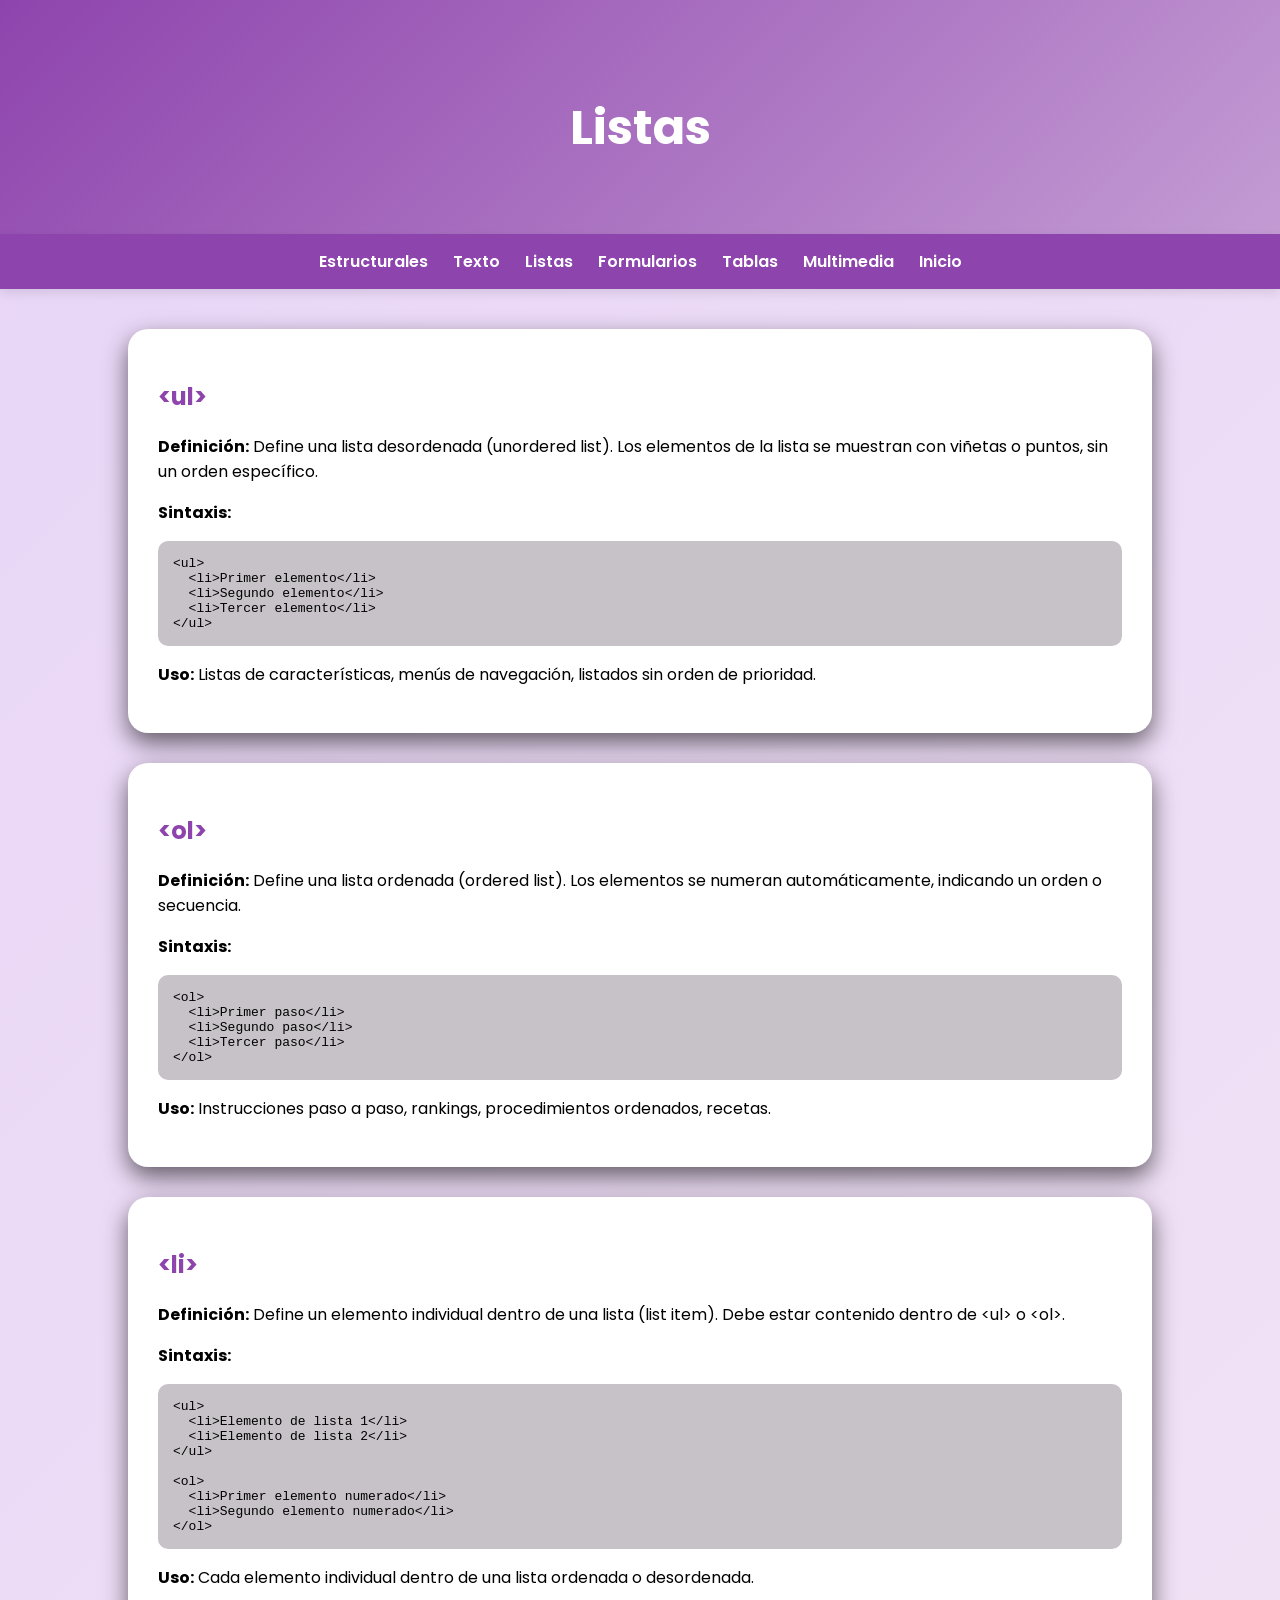
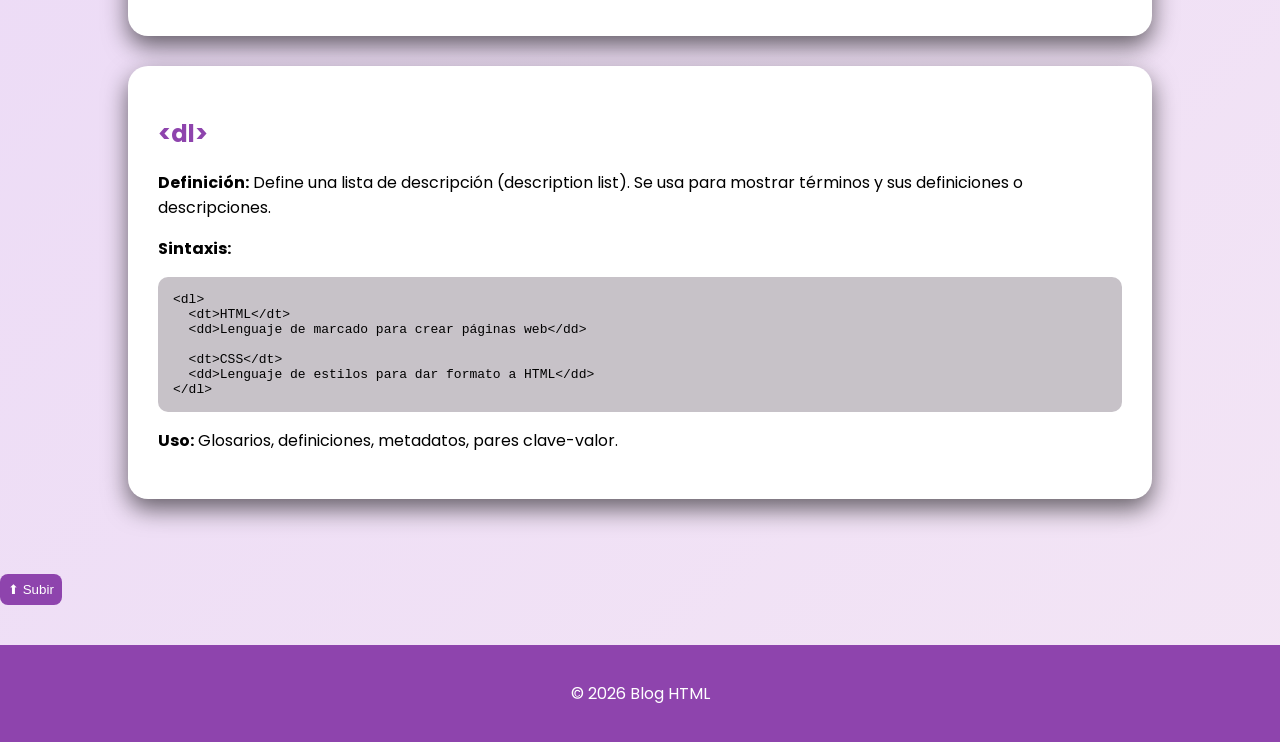
<file: pages/listas.html>
<!DOCTYPE html>
<html lang="es">
<head>
<meta charset="UTF-8">
<title>Listas</title>
<link rel="stylesheet" href="../css/styles.css">
</head>
<body>

<header class="hero"><h1>Listas</h1></header>

<nav>
    <ul>
        <li><a href="estructurales.html">Estructurales</a></li>
        <li><a href="texto.html">Texto</a></li>
        <li><a href="listas.html">Listas</a></li>
        <li><a href="formularios.html">Formularios</a></li>
        <li><a href="tablas.html">Tablas</a></li>
        <li><a href="multimedia.html">Multimedia</a></li>
        <li><a href="../index.html">Inicio</a></li>
    </ul>
</nav>

<main>

<!-- UL -->
<section class="card">
<h2>&lt;ul&gt;</h2>
<p><strong>Definición:</strong> Define una lista desordenada (unordered list). 
Los elementos de la lista se muestran con viñetas o puntos, sin un orden específico.</p>
<p><strong>Sintaxis:</strong></p>
<pre>
&lt;ul&gt;
  &lt;li&gt;Primer elemento&lt;/li&gt;
  &lt;li&gt;Segundo elemento&lt;/li&gt;
  &lt;li&gt;Tercer elemento&lt;/li&gt;
&lt;/ul&gt;
</pre>
<p><strong>Uso:</strong> Listas de características, menús de navegación, listados sin orden de prioridad.</p>
</section>

<!-- OL -->
<section class="card">
<h2>&lt;ol&gt;</h2>
<p><strong>Definición:</strong> Define una lista ordenada (ordered list). 
Los elementos se numeran automáticamente, indicando un orden o secuencia.</p>
<p><strong>Sintaxis:</strong></p>
<pre>
&lt;ol&gt;
  &lt;li&gt;Primer paso&lt;/li&gt;
  &lt;li&gt;Segundo paso&lt;/li&gt;
  &lt;li&gt;Tercer paso&lt;/li&gt;
&lt;/ol&gt;
</pre>
<p><strong>Uso:</strong> Instrucciones paso a paso, rankings, procedimientos ordenados, recetas.</p>
</section>

<!-- LI -->
<section class="card">
<h2>&lt;li&gt;</h2>
<p><strong>Definición:</strong> Define un elemento individual dentro de una lista 
(list item). Debe estar contenido dentro de &lt;ul&gt; o &lt;ol&gt;.</p>
<p><strong>Sintaxis:</strong></p>
<pre>
&lt;ul&gt;
  &lt;li&gt;Elemento de lista 1&lt;/li&gt;
  &lt;li&gt;Elemento de lista 2&lt;/li&gt;
&lt;/ul&gt;

&lt;ol&gt;
  &lt;li&gt;Primer elemento numerado&lt;/li&gt;
  &lt;li&gt;Segundo elemento numerado&lt;/li&gt;
&lt;/ol&gt;
</pre>
<p><strong>Uso:</strong> Cada elemento individual dentro de una lista ordenada o desordenada.</p>
</section>

<!-- DL -->
<section class="card">
<h2>&lt;dl&gt;</h2>
<p><strong>Definición:</strong> Define una lista de descripción (description list). 
Se usa para mostrar términos y sus definiciones o descripciones.</p>
<p><strong>Sintaxis:</strong></p>
<pre>
&lt;dl&gt;
  &lt;dt&gt;HTML&lt;/dt&gt;
  &lt;dd&gt;Lenguaje de marcado para crear páginas web&lt;/dd&gt;
  
  &lt;dt&gt;CSS&lt;/dt&gt;
  &lt;dd&gt;Lenguaje de estilos para dar formato a HTML&lt;/dd&gt;
&lt;/dl&gt;
</pre>
<p><strong>Uso:</strong> Glosarios, definiciones, metadatos, pares clave-valor.</p>
</section>

</main>
  <button onclick="subirArriba()" id="btnArriba">⬆ Subir</button>
<script>
function subirArriba(){
  window.scrollTo({
    top: 0,
    behavior: "smooth"
  });
}
</script>

<footer>
<p>© 2026 Blog HTML</p>
</footer>

<script>
const savedColor = localStorage.getItem("mainColor");

if (savedColor) {
    document.documentElement.style.setProperty('--main-color', savedColor);
}
</script>

</body>
</html>
</file>
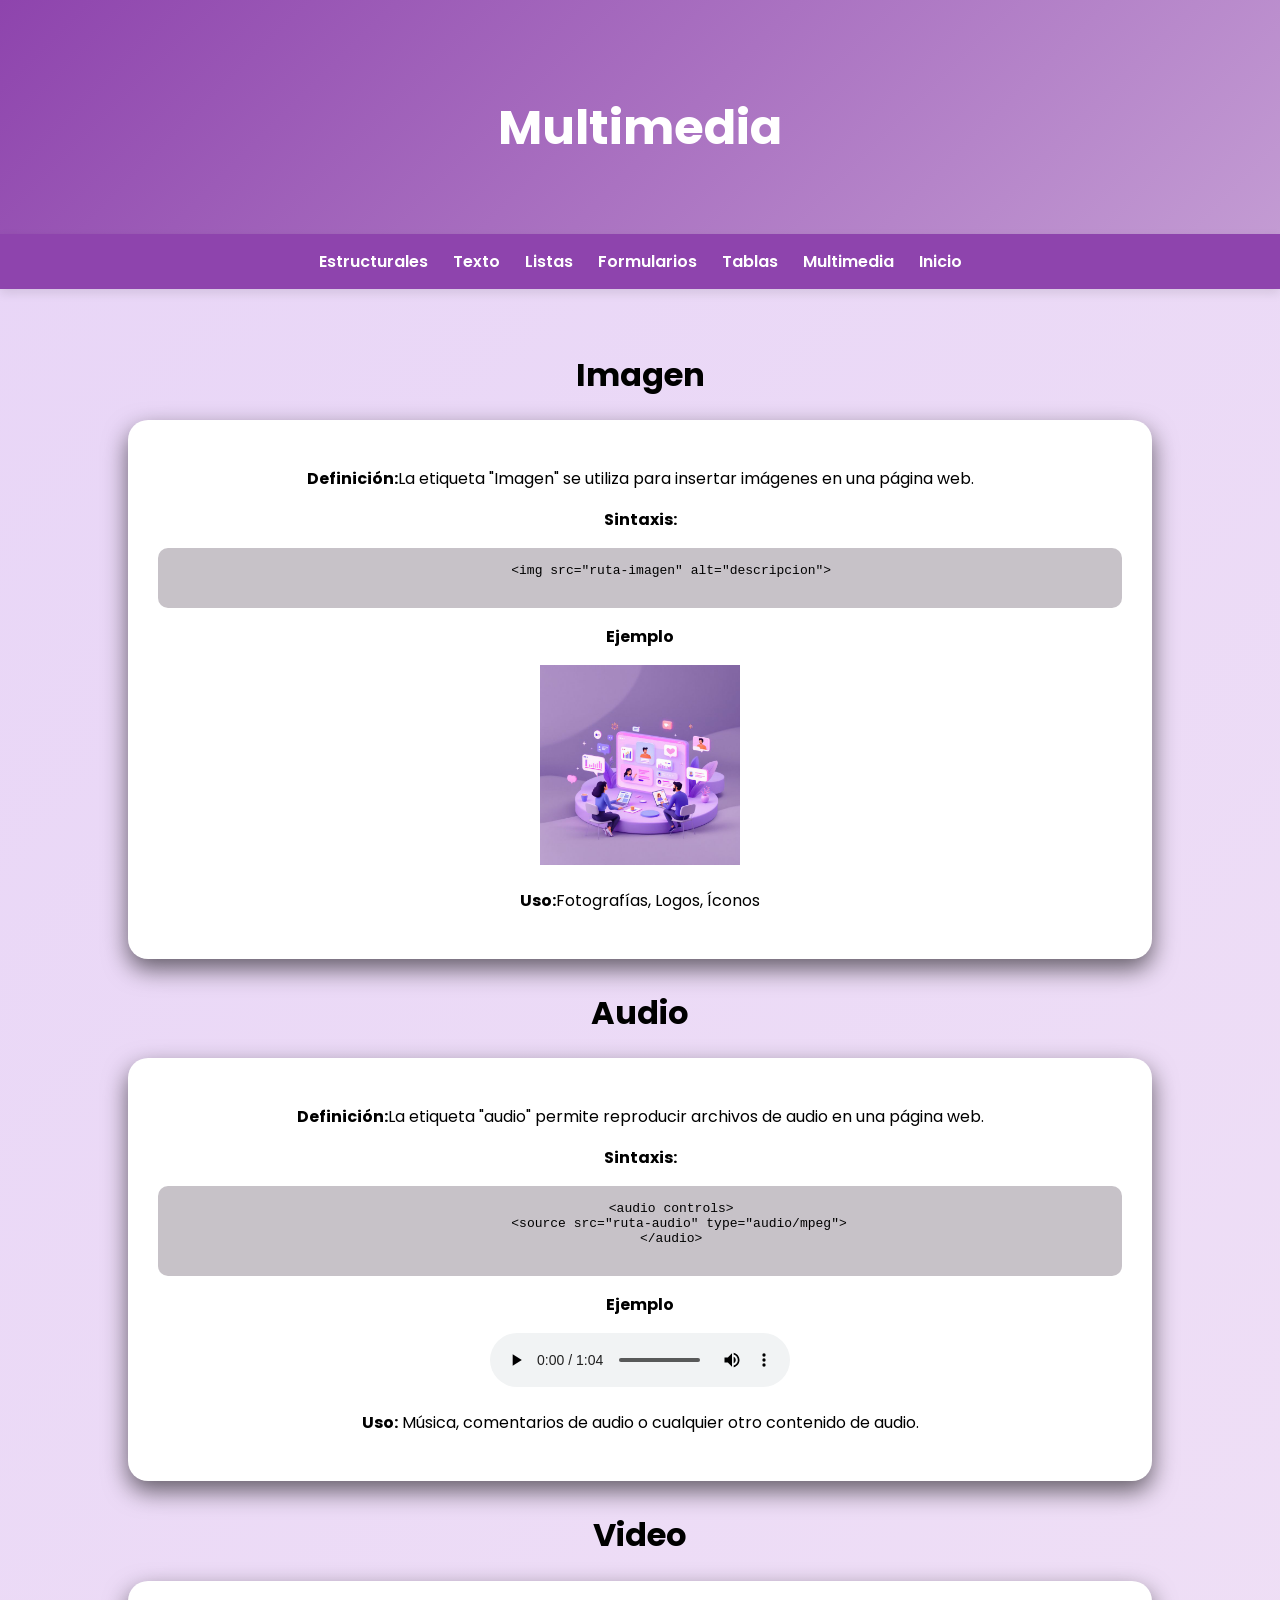
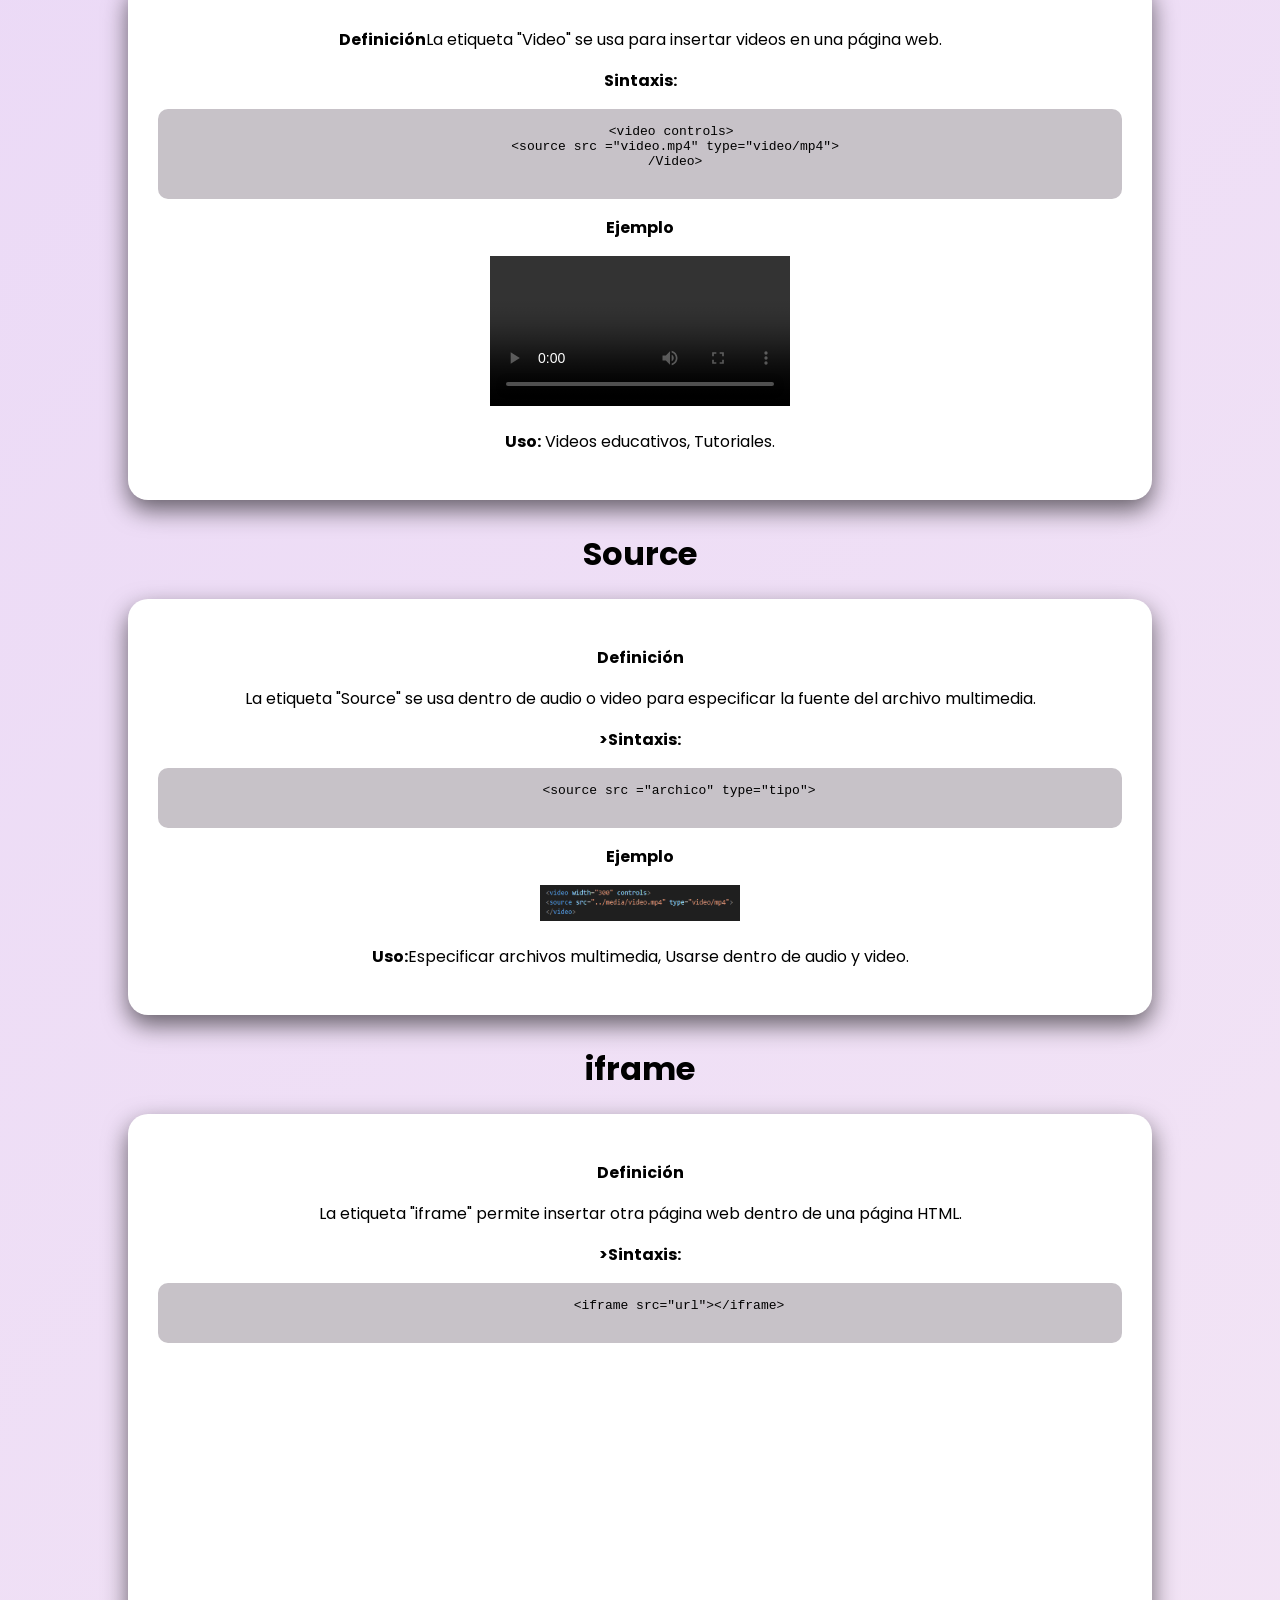
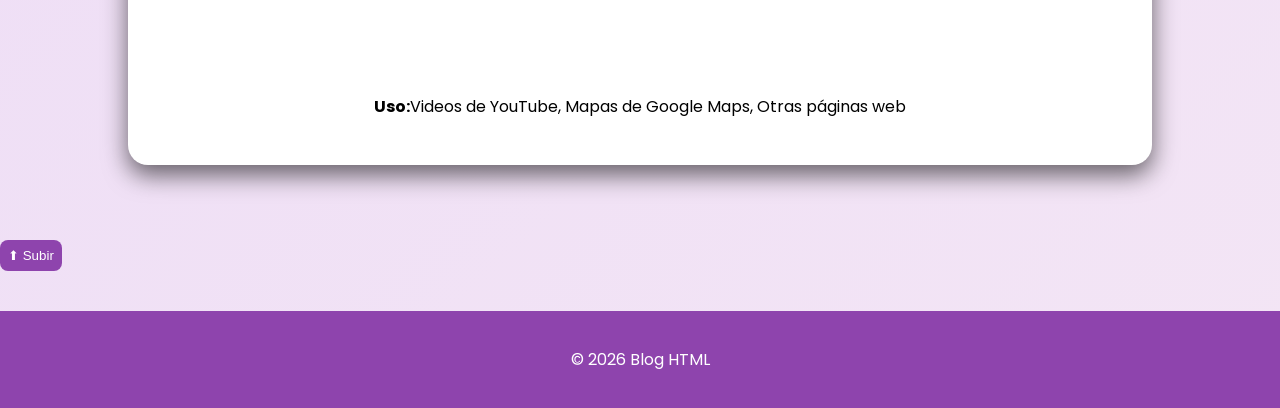
<file: pages/multimedia.html>
<!DOCTYPE html>
<html>
<head>
<meta charset="UTF-8">
<title>Multimedia</title>
<link rel="stylesheet" href="../css/styles.css">
</head>
<body>

<header class="hero"><h1>Multimedia</h1></header>
<nav>
    <ul>
        <li><a href="estructurales.html">Estructurales</a></li>
        <li><a href="texto.html">Texto</a></li>
        <li><a href="listas.html">Listas</a></li>
        <li><a href="formularios.html">Formularios</a></li>
        <li><a href="tablas.html">Tablas</a></li>
        <li><a href="multimedia.html">Multimedia</a></li>
        <li><a href="../index.html">Inicio</a></li>
    </ul>
</nav>

<main>
  <!-- Imagen ( img) -->
    <h1>Imagen</h1>
 <div class="card_1">
    
   <p><strong>Definición:</strong>La etiqueta "Imagen" se utiliza para insertar imágenes en una página web.</p>
   <p><strong>Sintaxis:</strong>
    <pre>
        &lt;img src="ruta-imagen" alt="descripcion"&gt;
    </pre>
   <p><strong>Ejemplo</strong></p>
   
    <img src="../img/ejemplo.png" width="200">
   <p><Strong>Uso:</Strong>Fotografías, Logos, Íconos </p>

 </div>


  <!--Audio (audio)-->
<h1>Audio</h1>
<div class="card_1">
  <p><strong>Definición:</strong>La etiqueta "audio" permite reproducir archivos de audio en una página web.</p>
   <p><strong>Sintaxis:</strong><p>
    <pre>
        &lt;audio controls&gt;
          &lt;source src="ruta-audio" type="audio/mpeg"&gt;
        &lt;/audio&gt;
         </pre>
        <p><strong>Ejemplo</strong></p>
<audio controls>
<source src="../media/audio.mp3" type="audio/mpeg">
</audio>
<p><strong>Uso:</strong> Música, comentarios de audio o cualquier otro contenido de audio.</p>
</div>

<!--Video (Video)-->

<h1>Video</h1>
<div class="card_1">
    <p><Strong>Definición</Strong>La etiqueta "Video" se usa para insertar videos en una página web.</p>
    <p><strong>Sintaxis:</strong></p>
    <pre>
        &lt;video controls&gt;
         &lt;source src ="video.mp4" type="video/mp4"&gt;
         &it;/Video&gt;
    </pre>
    <p><strong>Ejemplo</strong></p>
<video width="300" controls>
<source src="../media/video.mp4" type="video/mp4">
</video>
<p><strong>Uso:</strong> Videos educativos, Tutoriales.</p>
</div>
  
  
<!--Source (fuente)-->

    <h1>Source</h1>
    <div class="card_1">
        <p><Strong>Definición</Strong></p> La etiqueta "Source" se usa dentro de audio o video para especificar la fuente del archivo multimedia.
        <p><strong>>Sintaxis:</strong></p>
        <pre>
          &lt;source src ="archico" type="tipo"&gt;
        </pre>
        <p><Strong>Ejemplo</Strong></p>
        <img src="../img/source.png" width="200">
        <p><strong>Uso:</strong>Especificar archivos multimedia, Usarse dentro de audio y video.</p>
    
    </div>
    
<!--iframe (marco)-->

 <h1>iframe</h1>
    <div class="card_1">
        <p><Strong>Definición</Strong></p> La etiqueta "iframe" permite insertar otra página web dentro de una página HTML.
        <p><strong>>Sintaxis:</strong></p>
        <pre>
          &lt;iframe src="url">&lt;/iframe&gt;
        </pre>
    <iframe width="560" height="315" 
src="https://www.youtube.com/embed/EvKm8yhM7V8"
title="Video HTML"
frameborder="0"
allowfullscreen>
</iframe>
  <p><strong>Uso:</strong>Videos de YouTube, Mapas de Google Maps, Otras páginas web</p>

    </div>

</main>

  <button onclick="subirArriba()" id="btnArriba">⬆ Subir</button>
<script>
function subirArriba(){
  window.scrollTo({
    top: 0,
    behavior: "smooth"
  });
}
</script>

<footer>
<p>© 2026 Blog HTML</p>
</footer>

<script>

const savedColor = localStorage.getItem("mainColor");

if (savedColor) {
    document.documentElement.style.setProperty('--main-color', savedColor);
}
</script>

</body>
</html>
</file>
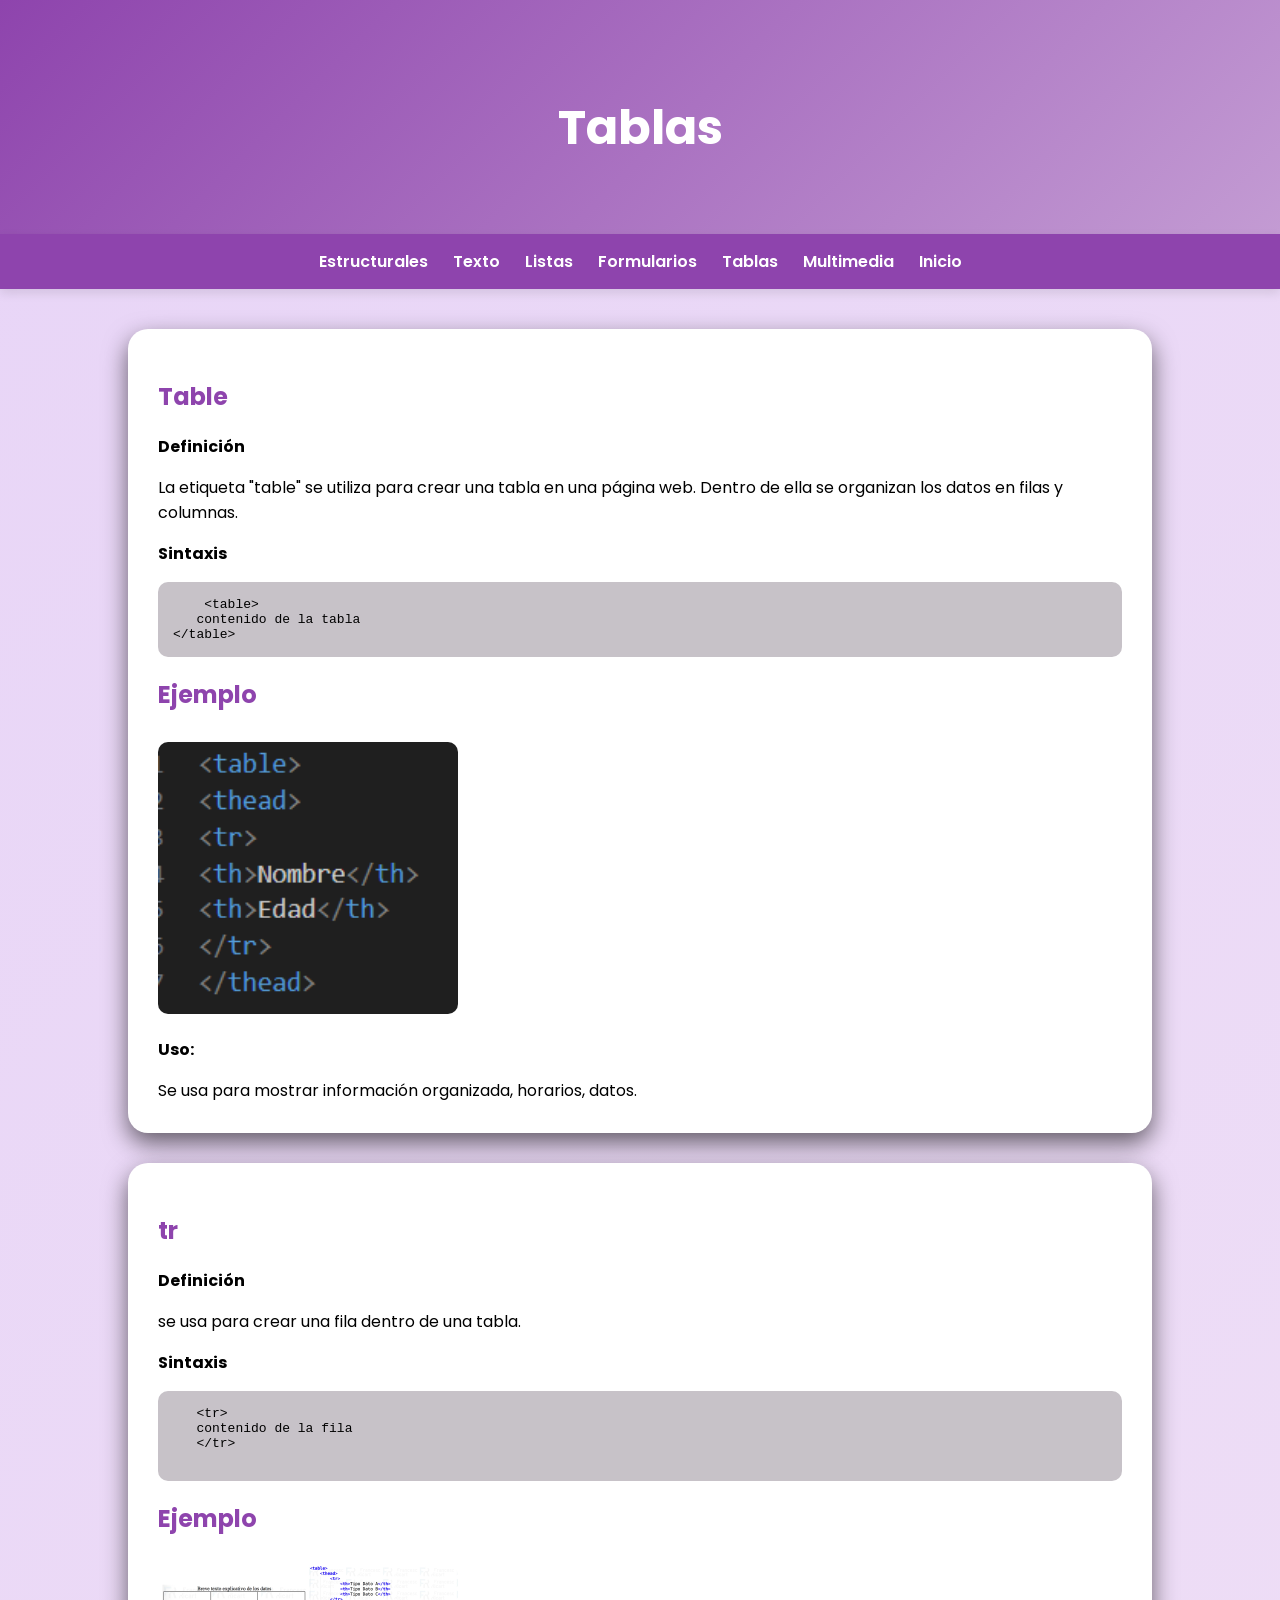
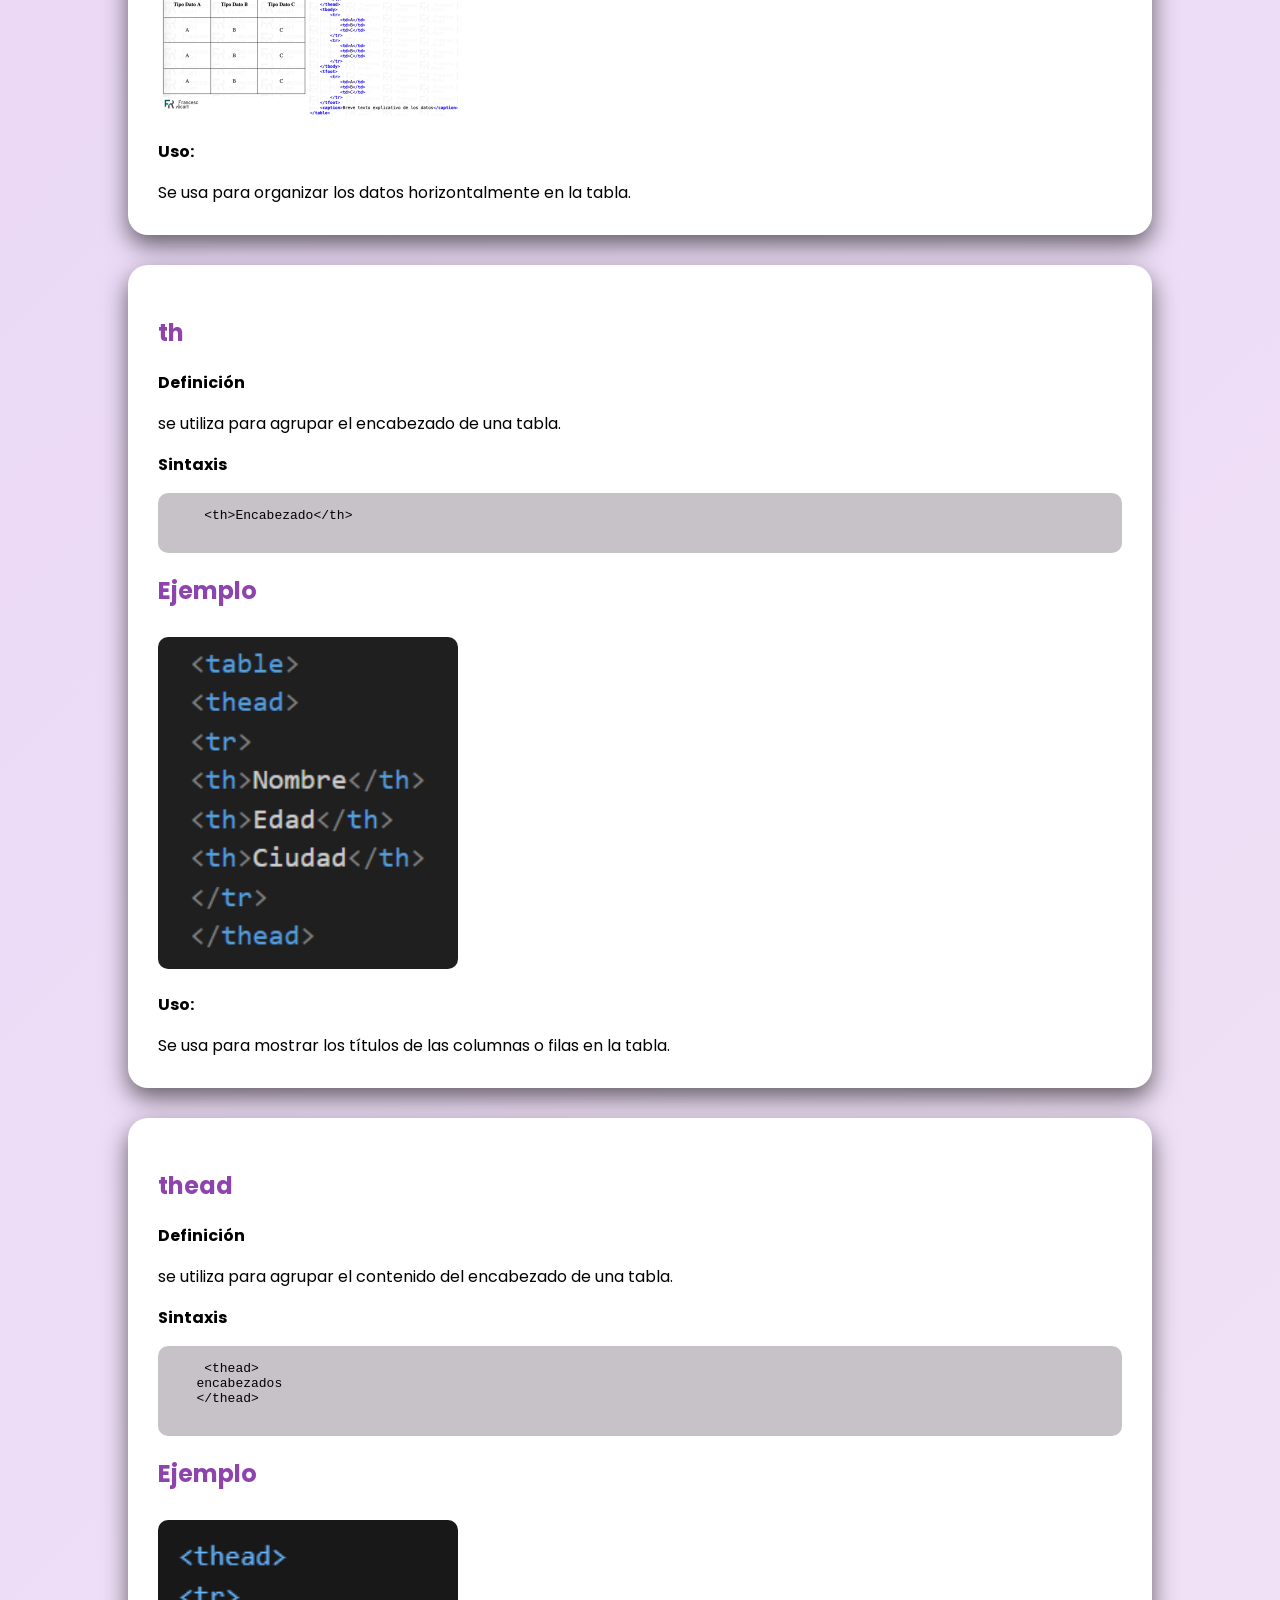
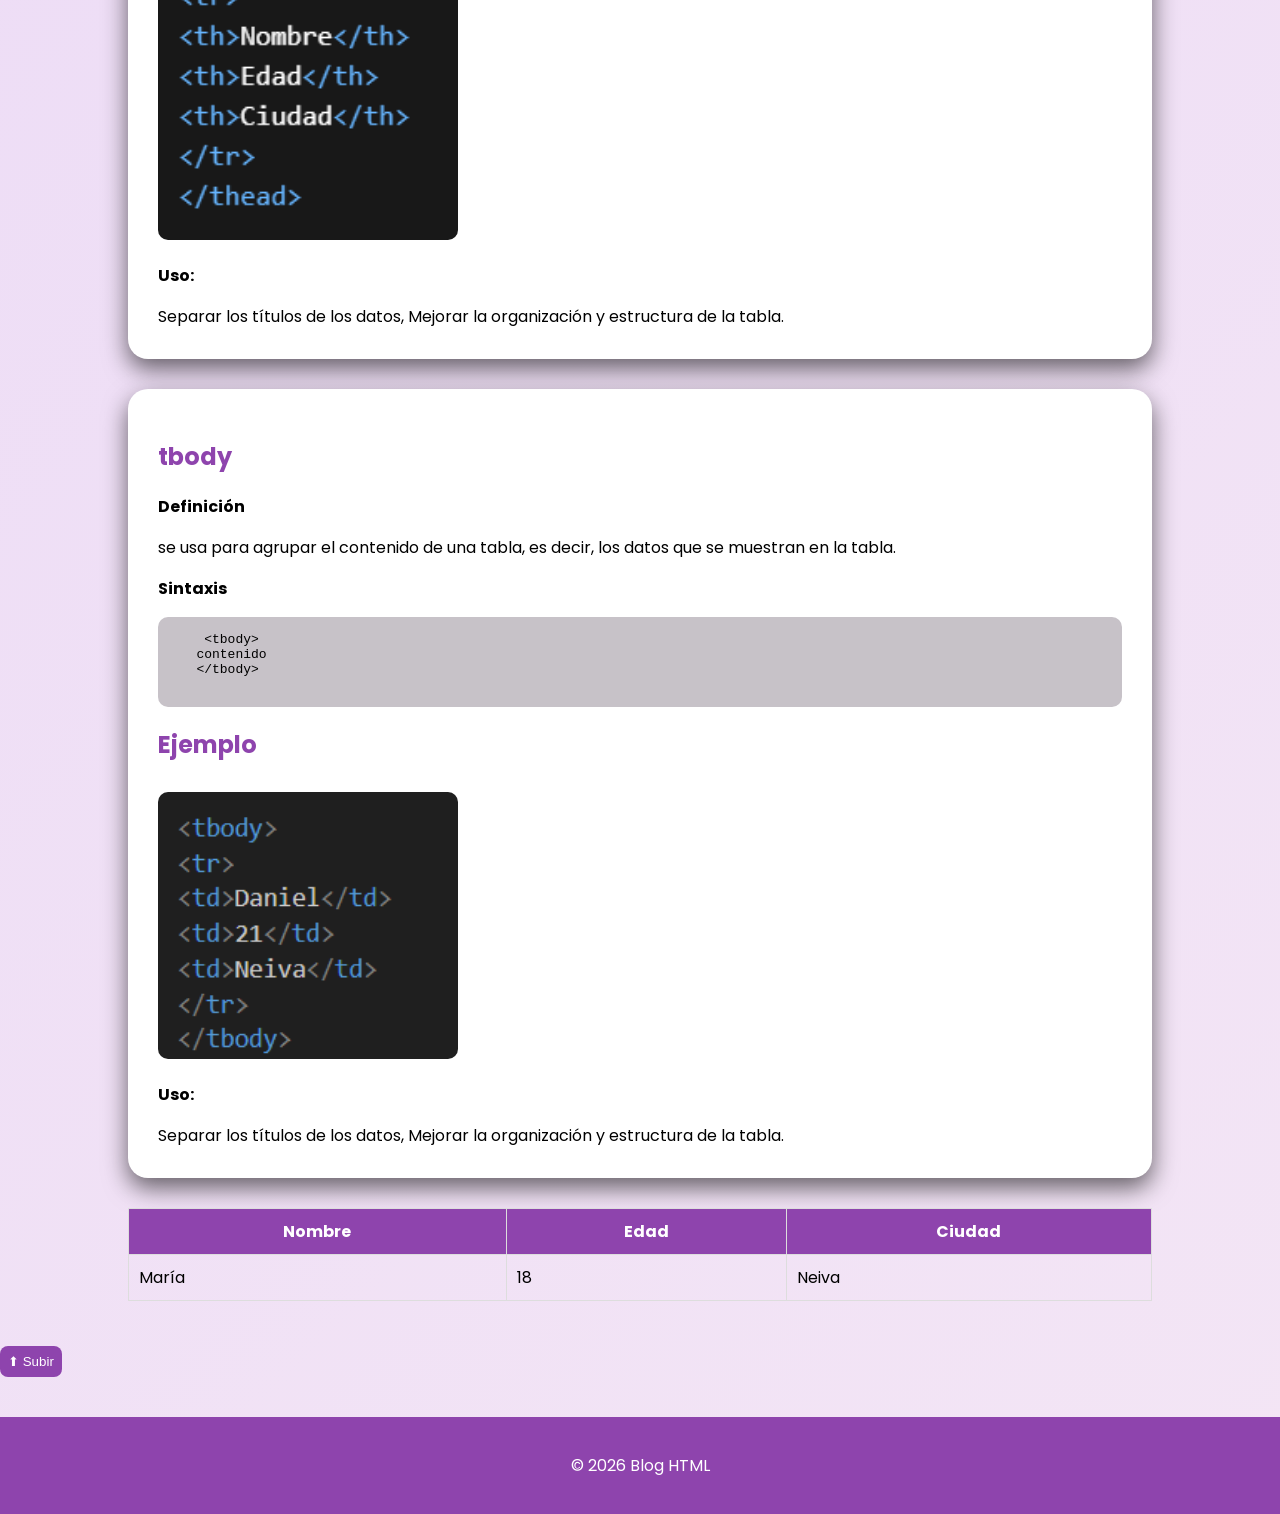
<file: pages/tablas.html>
<!DOCTYPE html>
<html>
<head>
<meta charset="UTF-8">
<title>Tablas</title>
<link rel="stylesheet" href="../css/styles.css">
</head>
<body>

<header class="hero"><h1>Tablas</h1></header>

<nav>
    <ul>
        <li><a href="estructurales.html">Estructurales</a></li>
        <li><a href="texto.html">Texto</a></li>
        <li><a href="listas.html">Listas</a></li>
        <li><a href="formularios.html">Formularios</a></li>
        <li><a href="tablas.html">Tablas</a></li>
        <li><a href="multimedia.html">Multimedia</a></li>
        <li><a href="../index.html">Inicio</a></li>
    </ul>
</nav>

<main>
    <!--Table (Tabla)-->
<section class="card">
    <h2>Table</h2>
    <p><strong>Definición</strong></p>La etiqueta "table" se utiliza para crear una tabla en una página web. Dentro de ella se organizan los datos en filas y columnas.
    <p><strong>Sintaxis</strong></p>
    <pre>
    &lt;table&gt;
   contenido de la tabla
&lt;/table&gt;
</pre>
       <h2>Ejemplo</h2>
     <img src="../img/Table.png" width="200">
     <p><strong>Uso:</strong></p>Se usa para mostrar información organizada, horarios, datos.
</section>

    <!--tr(Fila)-->

<section class="card">
    <h2>tr</h2>
    <p><strong>Definición</strong></p>se usa para crear una fila dentro de una tabla.
    <p><strong>Sintaxis</strong></p>
    <pre>
   &lt;tr&gt;
   contenido de la fila
   &lt;/tr&gt;
   </pre>
       <h2>Ejemplo</h2>
     <img src="../img/trm.png" width="200">
     <p><strong>Uso:</strong></p>Se usa para organizar los datos horizontalmente en la tabla.
</section>

<!--th(Celda de encabezado)-->

<section class="card">
    <h2>th</h2>
    <p><strong>Definición</strong></p>se utiliza para agrupar el encabezado de una tabla.
    <p><strong>Sintaxis</strong></p>
    <pre>
    &lt;th&gt;Encabezado&lt;/th&gt;
   </pre>
       <h2>Ejemplo</h2>
     <img src="../img/th.png" width="200">
     <p><strong>Uso:</strong></p>Se usa para mostrar los títulos de las columnas o filas en la tabla.
</section>

<!--thead(Encabezado de la tabla)-->

<section class="card">
    <h2>thead</thead></h2>
    <p><strong>Definición</strong></p>se utiliza para agrupar el contenido del encabezado de una tabla.
    <p><strong>Sintaxis</strong></p>
    <pre>
    &lt;thead&gt;
   encabezados
   &lt;/thead&gt;
   </pre>
       <h2>Ejemplo</h2>
     <img src="../img/theader.png" width="200">
     <p><strong>Uso:</strong></p>Separar los títulos de los datos, Mejorar la organización y estructura de la tabla.
</section>

<!--tbody(Cuerpo de la tabla)-->

<section class="card">
    <h2>tbody</tbody></h2>
    <p><strong>Definición</strong></p>se usa para agrupar el contenido de una tabla, es decir, los datos que se muestran en la tabla.
    <p><strong>Sintaxis</strong></p>
    <pre>
    &lt;tbody&gt;
   contenido
   &lt;/tbody&gt;
   </pre>
       <h2>Ejemplo</h2>
     <img src="../img/tbody.png" width="200">
     <p><strong>Uso:</strong></p>Separar los títulos de los datos, Mejorar la organización y estructura de la tabla.
</section>


<table>
<thead>
<tr>
<th>Nombre</th>
<th>Edad</th>
<th>Ciudad</th>
</tr>
</thead>

<tbody>
<tr>
<td>María</td>
<td>18</td>
<td>Neiva</td>
</tr>
</tbody>
</table>

</main>

  <button onclick="subirArriba()" id="btnArriba">⬆ Subir</button>
<script>
function subirArriba(){
  window.scrollTo({
    top: 0,
    behavior: "smooth"
  });
}
</script>

<footer>
<p>© 2026 Blog HTML</p>
</footer>

<script>
const savedColor = localStorage.getItem("mainColor");

if (savedColor) {
    document.documentElement.style.setProperty('--main-color', savedColor);
}
</script>

</body>
</html>
</file>
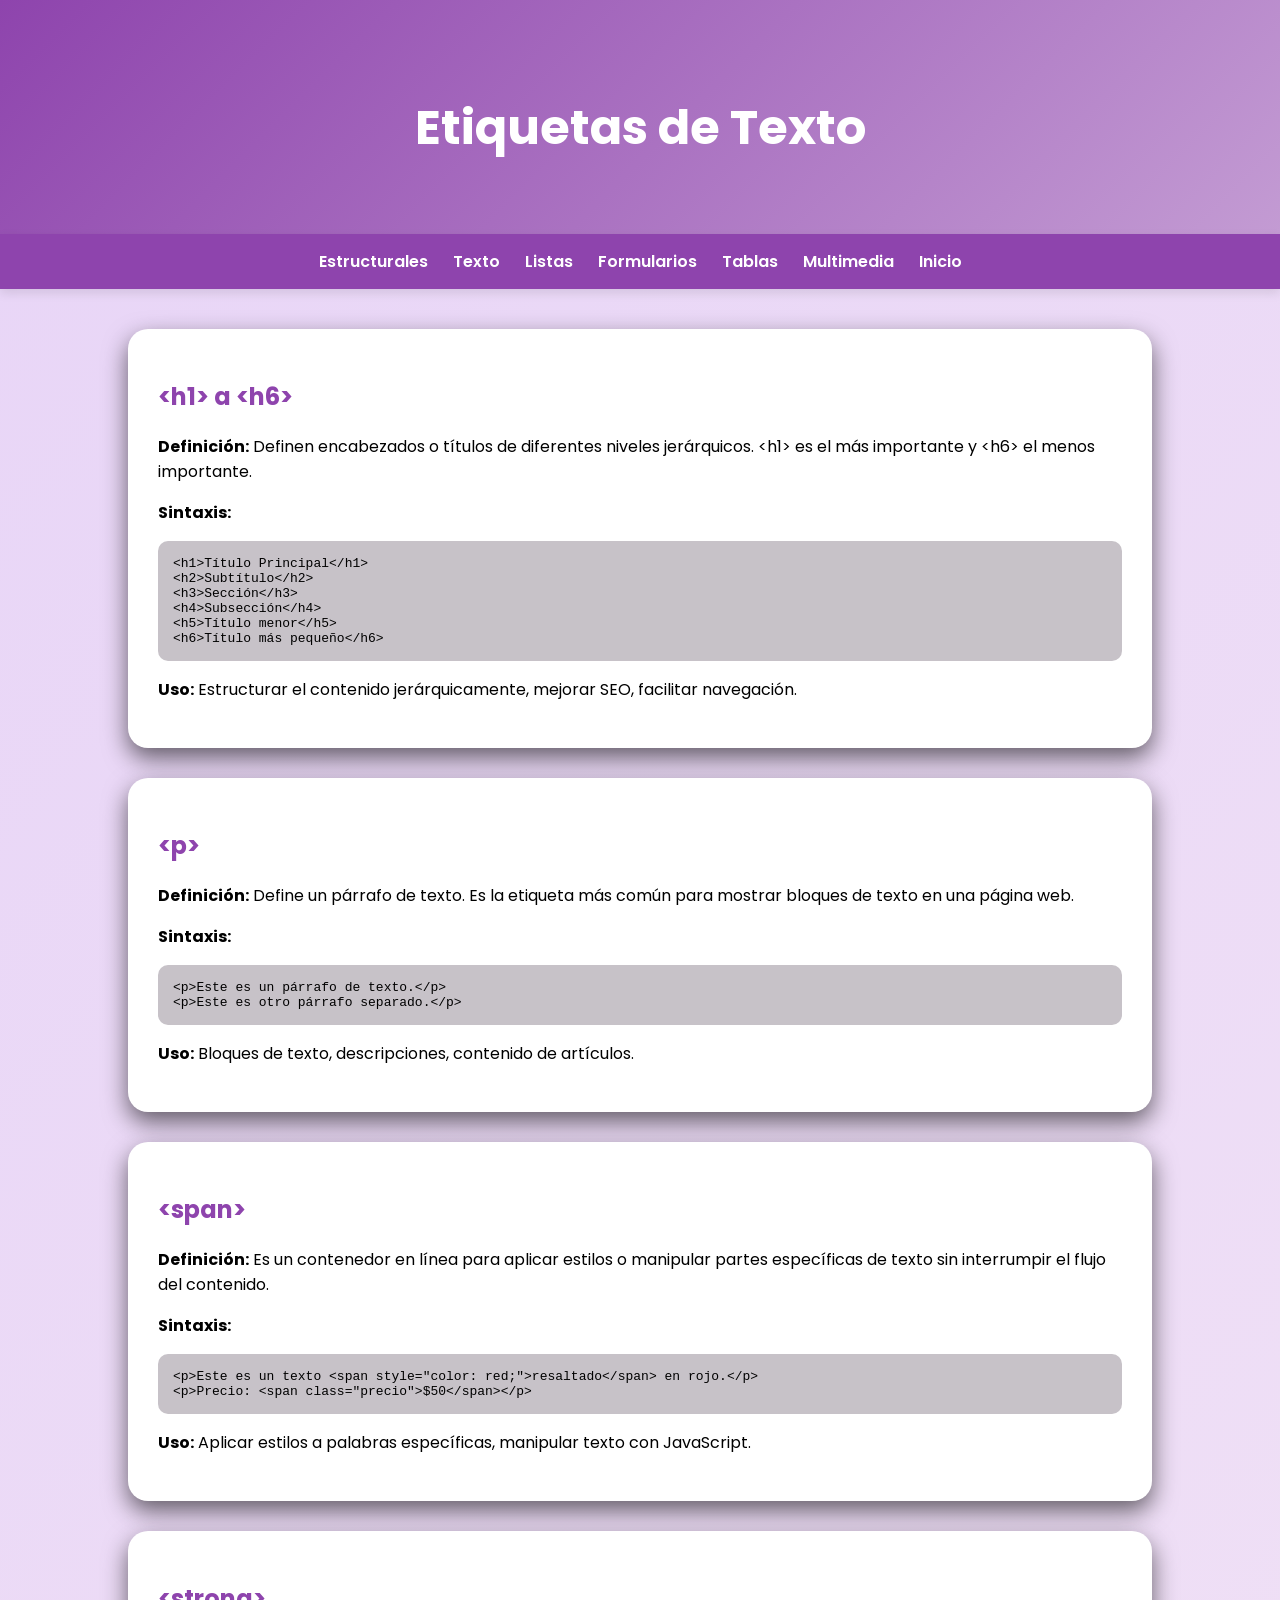
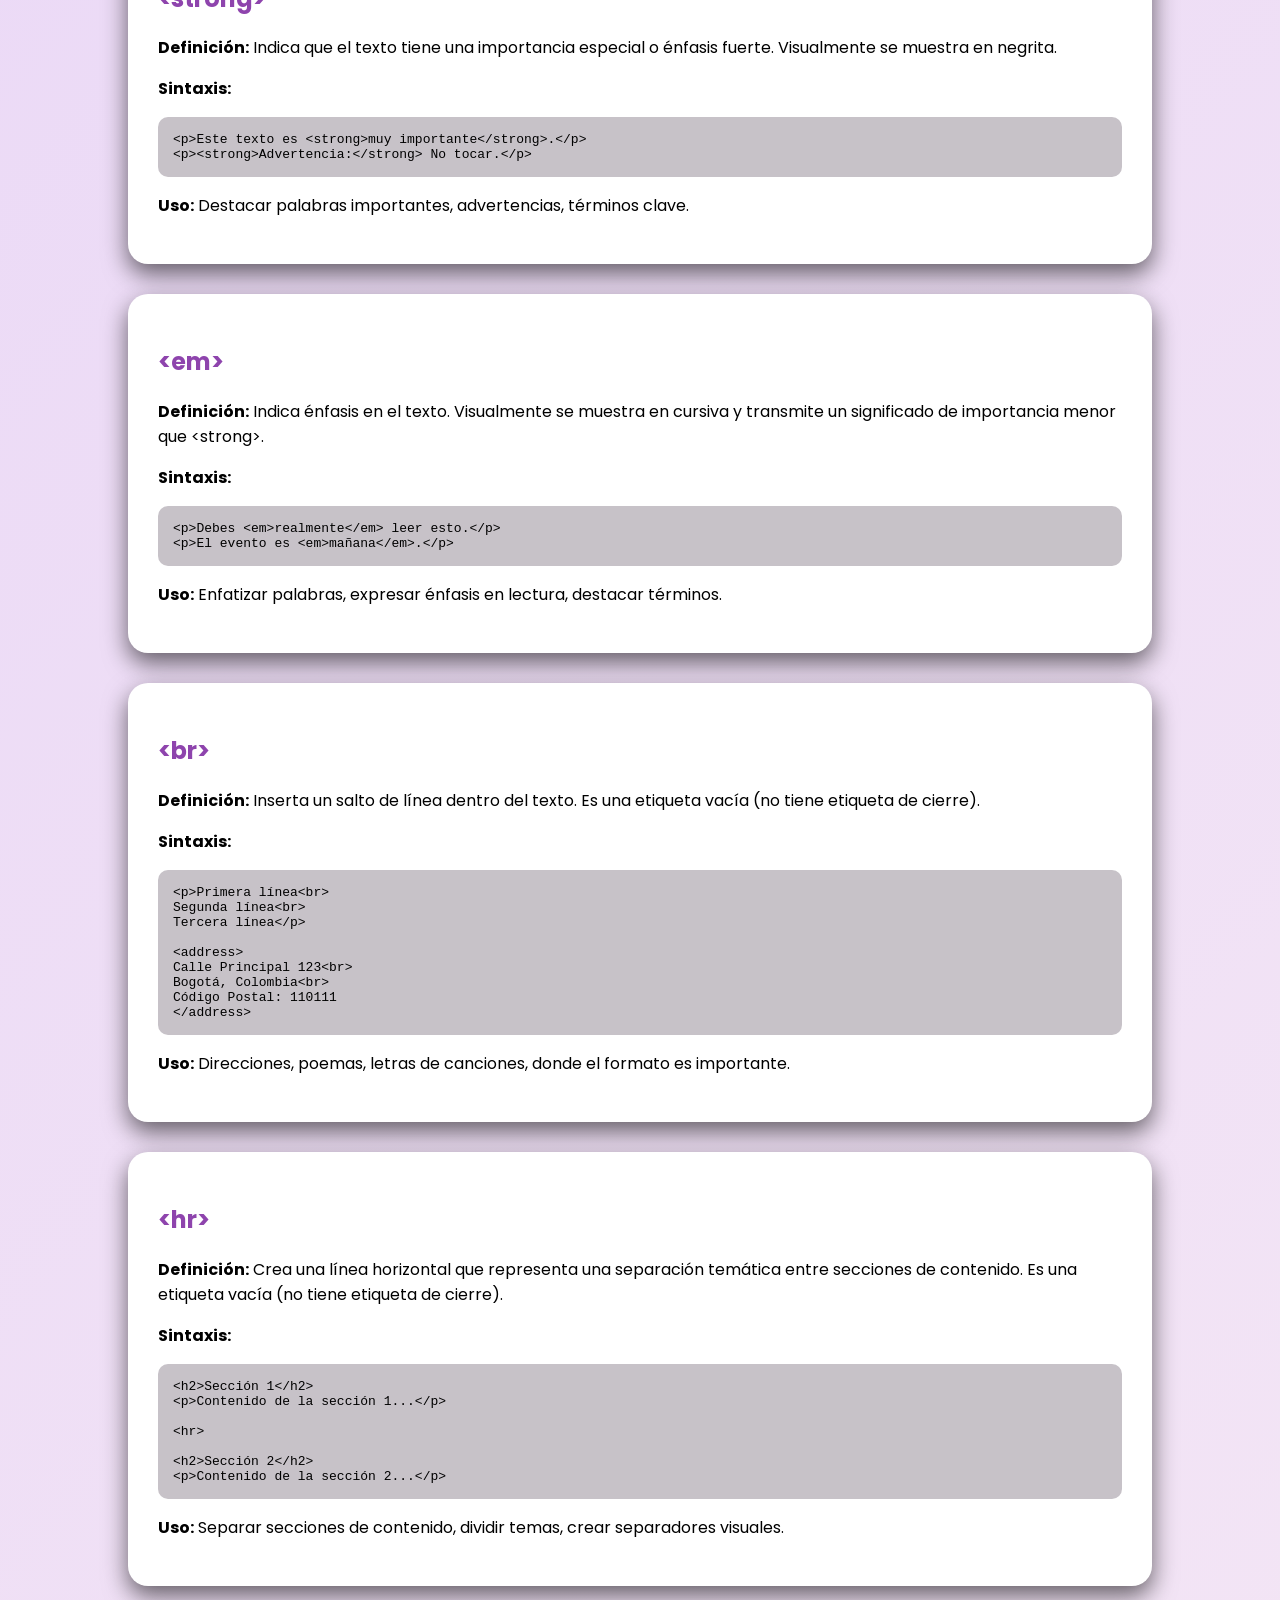
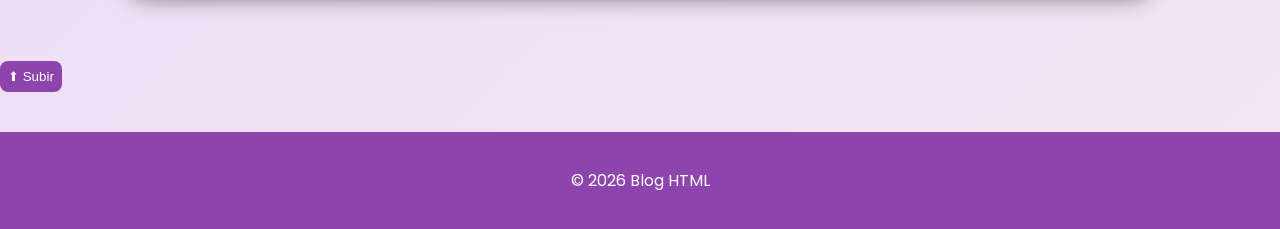
<file: pages/texto.html>
<!DOCTYPE html>
<html lang="es">
<head>
<meta charset="UTF-8">
<title>Texto</title>
<link rel="stylesheet" href="../css/styles.css">
</head>
<body>

<header class="hero"><h1>Etiquetas de Texto</h1></header>

<nav>
    <ul>
        <li><a href="estructurales.html">Estructurales</a></li>
        <li><a href="texto.html">Texto</a></li>
        <li><a href="listas.html">Listas</a></li>
        <li><a href="formularios.html">Formularios</a></li>
        <li><a href="tablas.html">Tablas</a></li>
        <li><a href="multimedia.html">Multimedia</a></li>
        <li><a href="../index.html">Inicio</a></li>
    </ul>
</nav>

 
<main>
<!-- H1 a H6 -->
<section class="card">
<h2>&lt;h1&gt; a &lt;h6&gt;</h2>
<p><strong>Definición:</strong> Definen encabezados o títulos de diferentes niveles jerárquicos. 
&lt;h1&gt; es el más importante y &lt;h6&gt; el menos importante.</p>
<p><strong>Sintaxis:</strong></p>
<pre>
&lt;h1&gt;Título Principal&lt;/h1&gt;
&lt;h2&gt;Subtítulo&lt;/h2&gt;
&lt;h3&gt;Sección&lt;/h3&gt;
&lt;h4&gt;Subsección&lt;/h4&gt;
&lt;h5&gt;Título menor&lt;/h5&gt;
&lt;h6&gt;Título más pequeño&lt;/h6&gt;
</pre>
<p><strong>Uso:</strong> Estructurar el contenido jerárquicamente, mejorar SEO, facilitar navegación.</p>
</section>

<!-- P -->
<section class="card">
<h2>&lt;p&gt;</h2>
<p><strong>Definición:</strong> Define un párrafo de texto. Es la etiqueta más común 
para mostrar bloques de texto en una página web.</p>
<p><strong>Sintaxis:</strong></p>
<pre>
&lt;p&gt;Este es un párrafo de texto.&lt;/p&gt;
&lt;p&gt;Este es otro párrafo separado.&lt;/p&gt;
</pre>
<p><strong>Uso:</strong> Bloques de texto, descripciones, contenido de artículos.</p>
</section>

<!-- SPAN -->
<section class="card">
<h2>&lt;span&gt;</h2>
<p><strong>Definición:</strong> Es un contenedor en línea para aplicar estilos o manipular 
partes específicas de texto sin interrumpir el flujo del contenido.</p>
<p><strong>Sintaxis:</strong></p>
<pre>
&lt;p&gt;Este es un texto &lt;span style="color: red;"&gt;resaltado&lt;/span&gt; en rojo.&lt;/p&gt;
&lt;p&gt;Precio: &lt;span class="precio"&gt;$50&lt;/span&gt;&lt;/p&gt;
</pre>
<p><strong>Uso:</strong> Aplicar estilos a palabras específicas, manipular texto con JavaScript.</p>
</section>

<!-- STRONG -->
<section class="card">
<h2>&lt;strong&gt;</h2>
<p><strong>Definición:</strong> Indica que el texto tiene una importancia especial o énfasis fuerte. 
Visualmente se muestra en negrita.</p>
<p><strong>Sintaxis:</strong></p>
<pre>
&lt;p&gt;Este texto es &lt;strong&gt;muy importante&lt;/strong&gt;.&lt;/p&gt;
&lt;p&gt;&lt;strong&gt;Advertencia:&lt;/strong&gt; No tocar.&lt;/p&gt;
</pre>
<p><strong>Uso:</strong> Destacar palabras importantes, advertencias, términos clave.</p>
</section>

<!-- EM -->
<section class="card">
<h2>&lt;em&gt;</h2>
<p><strong>Definición:</strong> Indica énfasis en el texto. Visualmente se muestra en cursiva 
y transmite un significado de importancia menor que &lt;strong&gt;.</p>
<p><strong>Sintaxis:</strong></p>
<pre>
&lt;p&gt;Debes &lt;em&gt;realmente&lt;/em&gt; leer esto.&lt;/p&gt;
&lt;p&gt;El evento es &lt;em&gt;mañana&lt;/em&gt;.&lt;/p&gt;
</pre>
<p><strong>Uso:</strong> Enfatizar palabras, expresar énfasis en lectura, destacar términos.</p>
</section>

<!-- BR -->
<section class="card">
<h2>&lt;br&gt;</h2>
<p><strong>Definición:</strong> Inserta un salto de línea dentro del texto. 
Es una etiqueta vacía (no tiene etiqueta de cierre).</p>
<p><strong>Sintaxis:</strong></p>
<pre>
&lt;p&gt;Primera línea&lt;br&gt;
Segunda línea&lt;br&gt;
Tercera línea&lt;/p&gt;

&lt;address&gt;
Calle Principal 123&lt;br&gt;
Bogotá, Colombia&lt;br&gt;
Código Postal: 110111
&lt;/address&gt;
</pre>
<p><strong>Uso:</strong> Direcciones, poemas, letras de canciones, donde el formato es importante.</p>
</section>

<!-- HR -->
<section class="card">
<h2>&lt;hr&gt;</h2>
<p><strong>Definición:</strong> Crea una línea horizontal que representa una separación temática 
entre secciones de contenido. Es una etiqueta vacía (no tiene etiqueta de cierre).</p>
<p><strong>Sintaxis:</strong></p>
<pre>
&lt;h2&gt;Sección 1&lt;/h2&gt;
&lt;p&gt;Contenido de la sección 1...&lt;/p&gt;

&lt;hr&gt;

&lt;h2&gt;Sección 2&lt;/h2&gt;
&lt;p&gt;Contenido de la sección 2...&lt;/p&gt;
</pre>
<p><strong>Uso:</strong> Separar secciones de contenido, dividir temas, crear separadores visuales.</p>
</section>

</main>

  <button onclick="subirArriba()" id="btnArriba">⬆ Subir</button>
<script>
function subirArriba(){
  window.scrollTo({
    top: 0,
    behavior: "smooth"
  });
}
</script>

<footer>
<p>© 2026 Blog HTML</p>
</footer>

<script>
const savedColor = localStorage.getItem("mainColor");

if (savedColor) {
    document.documentElement.style.setProperty('--main-color', savedColor);
}
</script>

</body>
</html>
</file>
<file: css/styles.css>
/* FUENTE BONITA */
@import url('https://fonts.googleapis.com/css2?family=Poppins:wght@300;400;600&display=swap');

:root {
    --main-color: #8e44ad;
}

/* Transición suave en todo */
* {
    transition: all 0.3s ease;

}
.card img {
    width: 300px;
    margin-top: 10px;
    border-radius: 10px;
}
body {
    margin: 0;
    font-family: 'Poppins', sans-serif;
    background: linear-gradient(135deg, #e8d5f7, #f3e5f5);
    color: #000000;
}

/* HERO */
.hero {
    background: linear-gradient(135deg, var(--main-color), #c39bd3);
    color: white;
    text-align: center;
    padding: 60px 20px;
}

.hero h1 {
    font-size: 3rem;
    margin-bottom: 10px;
}

.hero p {
    font-size: 1.2rem;
    opacity: 0.9;
}

/* Selector de color */
.color-picker {
    margin-top: 20px;
}

/* NAV */
nav {
    background: var(--main-color);
    padding: 15px;
    box-shadow: 0 4px 10px rgba(0,0,0,0.1);
}

nav ul {
    list-style: none;
    display: flex;
    justify-content: center;
    gap: 25px;
    margin: 0;
    padding: 0;
}

nav a {
    text-decoration: none;
    color: white;
    font-weight: 600;
}

nav a:hover {
    color: #f9e79f;
    transform: scale(1.1);
}

/* MAIN */
main {
    padding: 40px 10%;
}

/* CARDS */
.card {
    background: white;
    padding: 30px;
    margin-bottom: 30px;
    border-radius: 20px;
    box-shadow: 0 10px 25px rgba(0, 0, 0, 0.579);
}

.card_1 {
    background: white;
    padding: 30px;
    margin-bottom: 30px;
    border-radius: 20px;
    text-align: center;
    box-shadow: 0 10px 25px rgba(0, 0, 0, 0.579);
}

.card:hover {
    transform: translateY(-5px);
}

/* TITULOS */
h2 {
    color: var(--main-color);

}

h1  {

    text-align: center;

}

/* CODE */
pre {
    background: #c7c2c8;
    padding: 15px;
    border-radius: 10px;
    overflow-x: auto;
}

/* TABLAS */
table {
    width: 100%;
    border-collapse: collapse;
    margin-top: 15px;
}

th {
    background: var(--main-color);
    color: white;
}

th, td {
    padding: 10px;
    border: 1px solid #ddd;
}

/* FORMULARIO */
input, textarea, select, button {
    padding: 8px;
    border-radius: 8px;
    border: 1px solid #5f5c5c;
    margin-top: 5px;
}

button {
    background: var(--main-color);
    color: white;
    border: none;
    cursor: pointer;
}

button:hover {
    opacity: 0.8;
}

/* FOOTER */
footer {
    text-align: center;
    padding: 20px;
    background: var(--main-color);
    color: rgb(255, 255, 255);
    margin-top: 40px;
}
</file>
